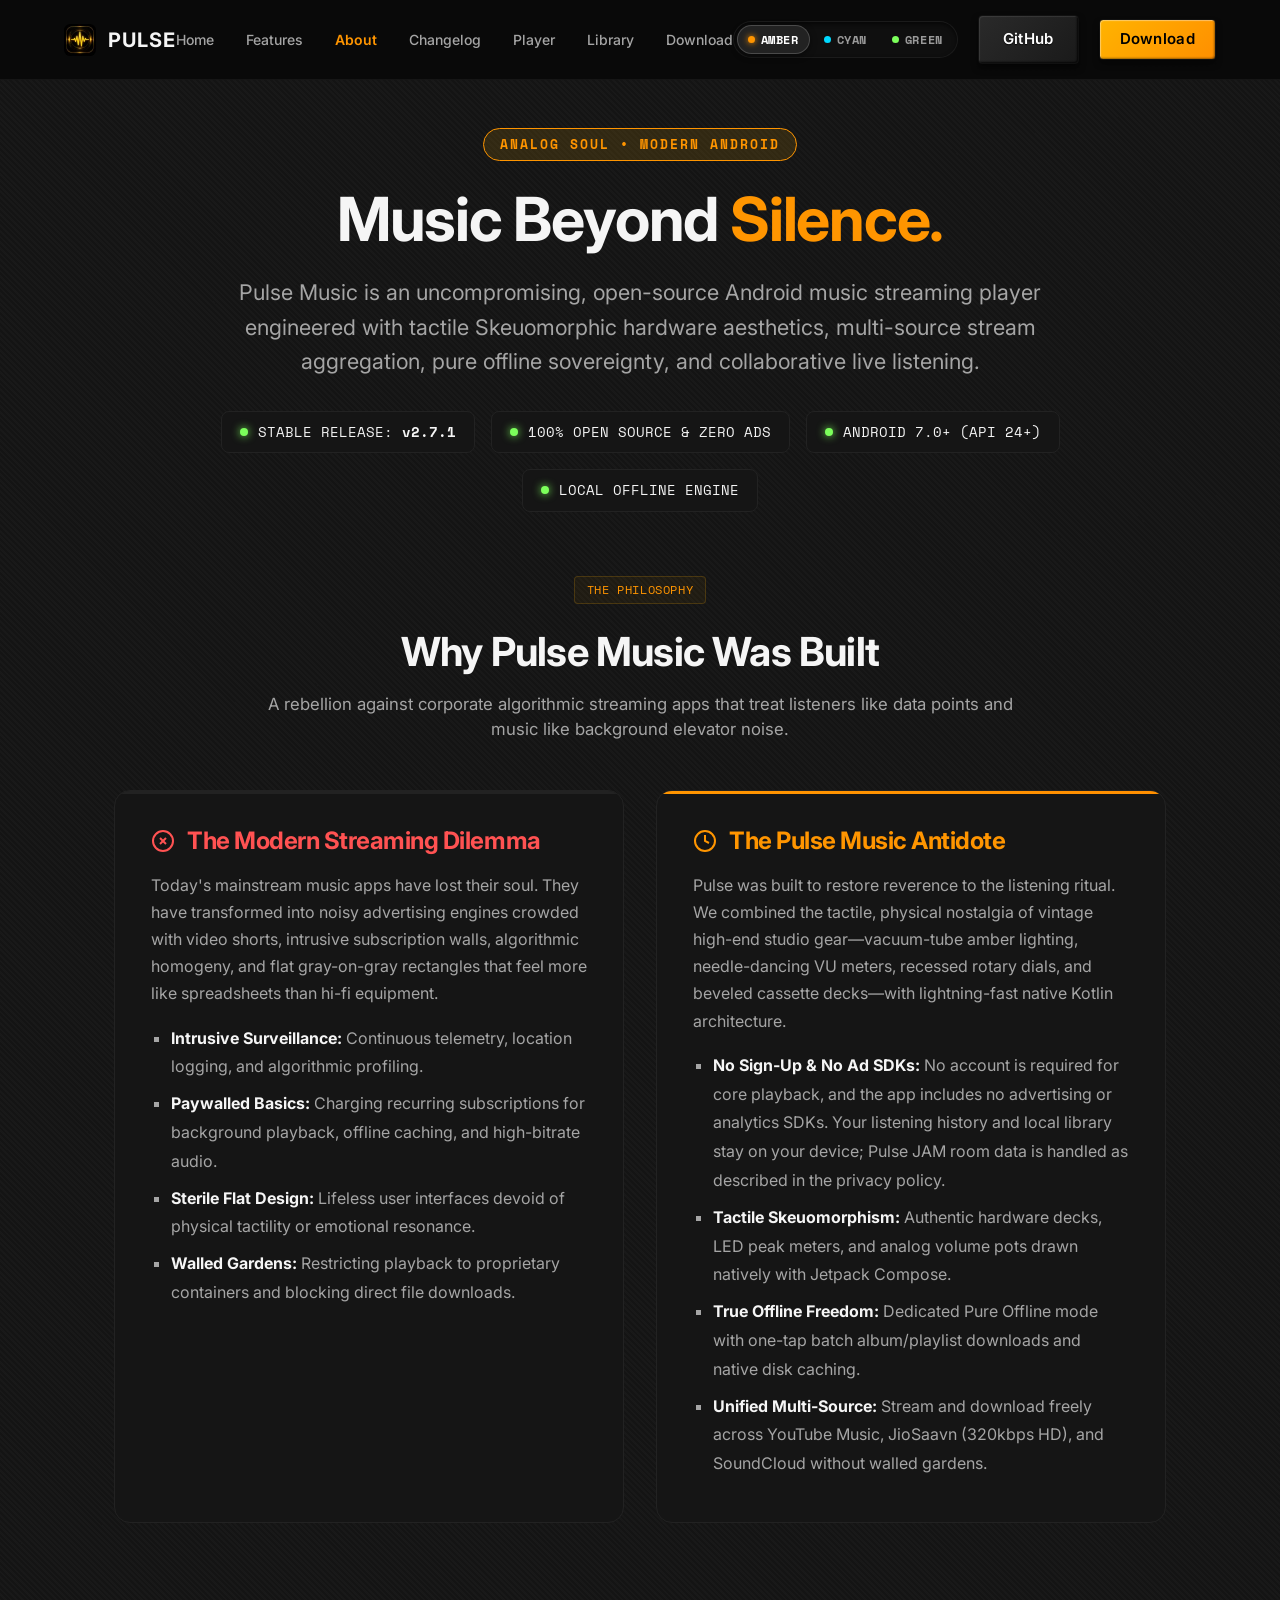
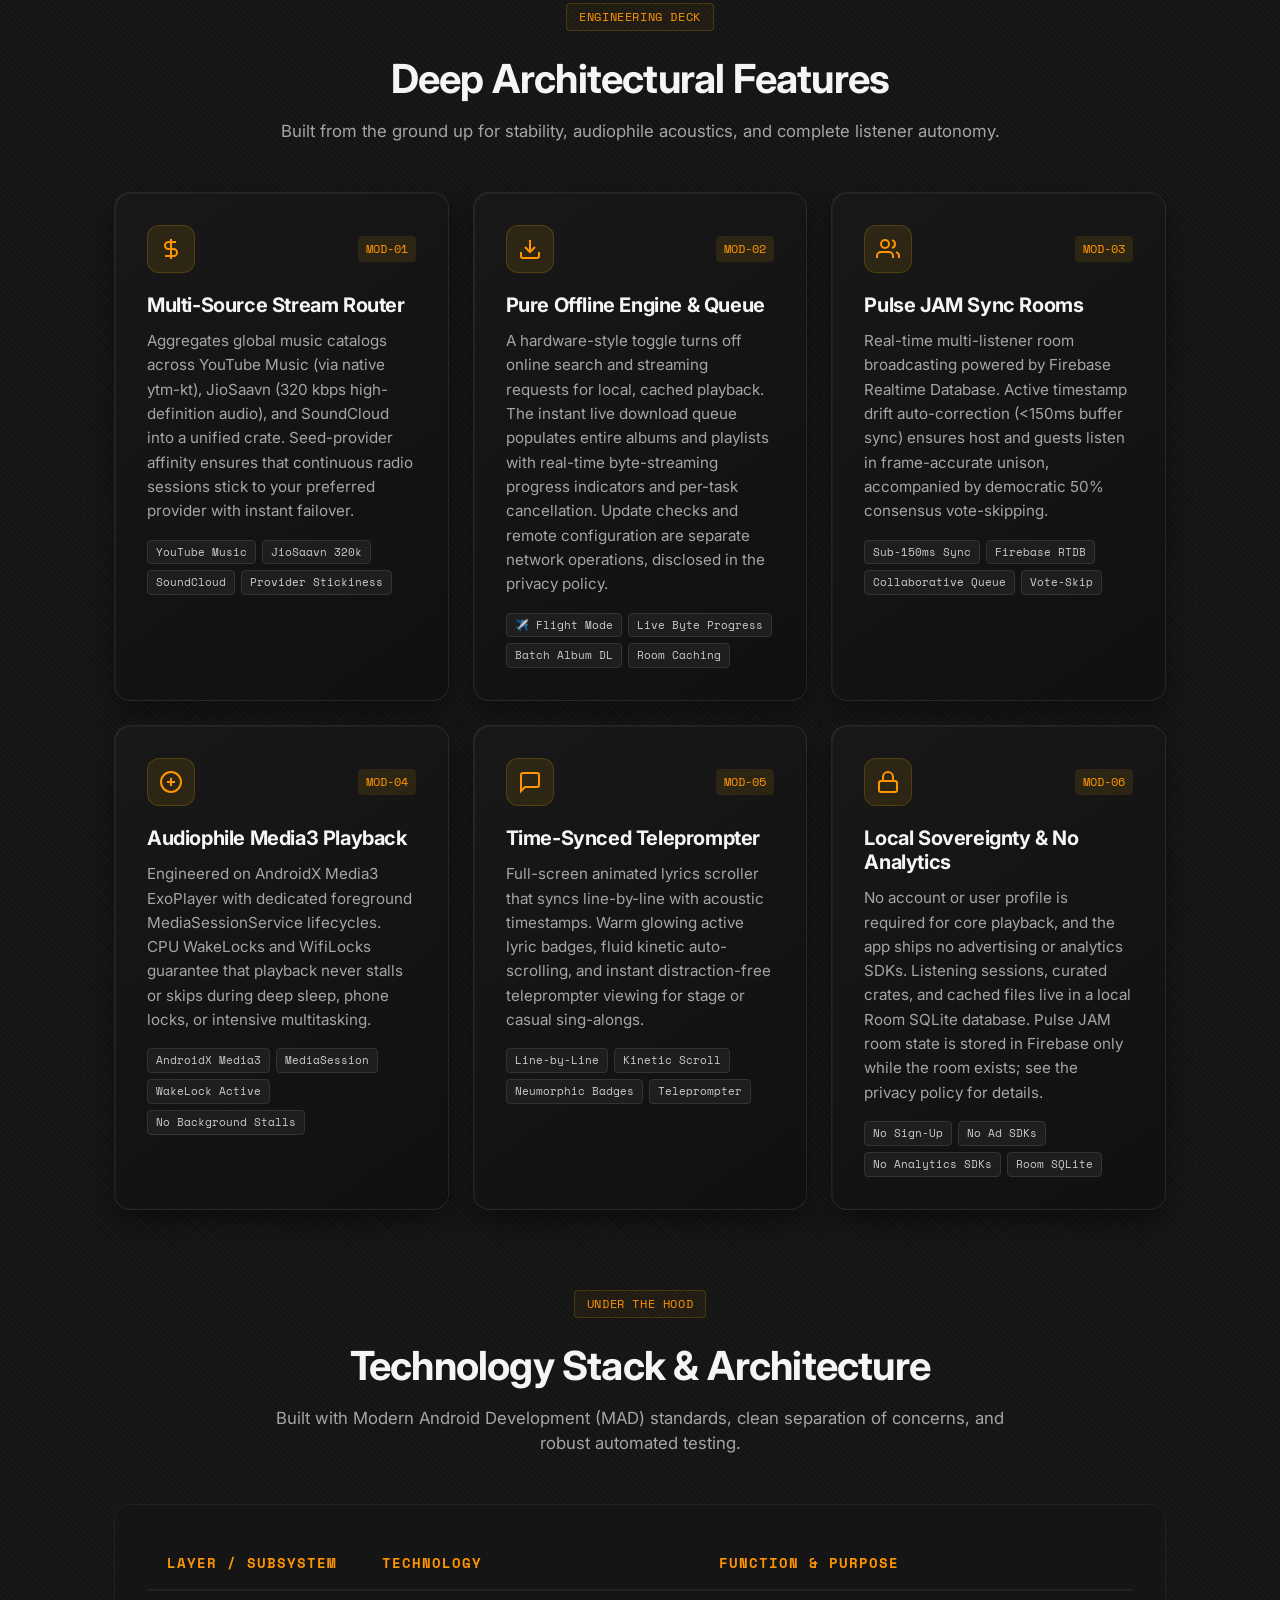
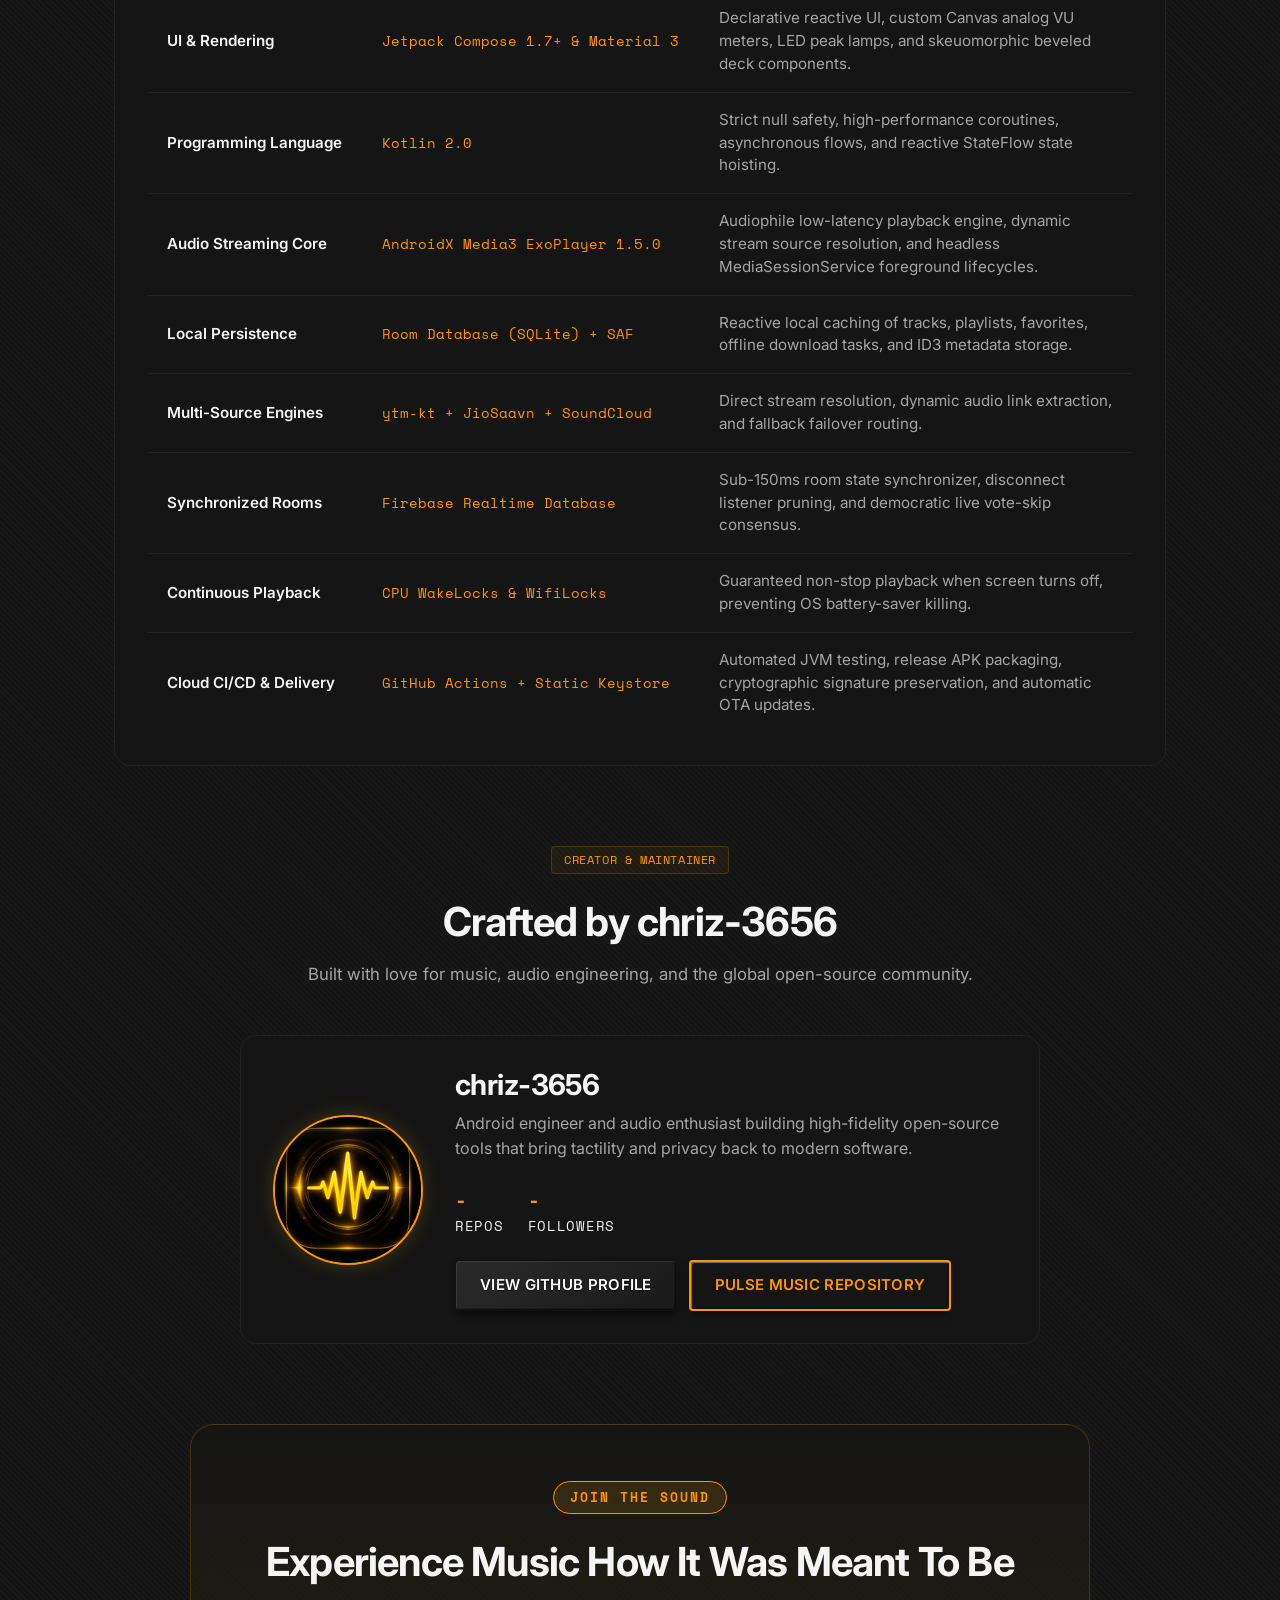
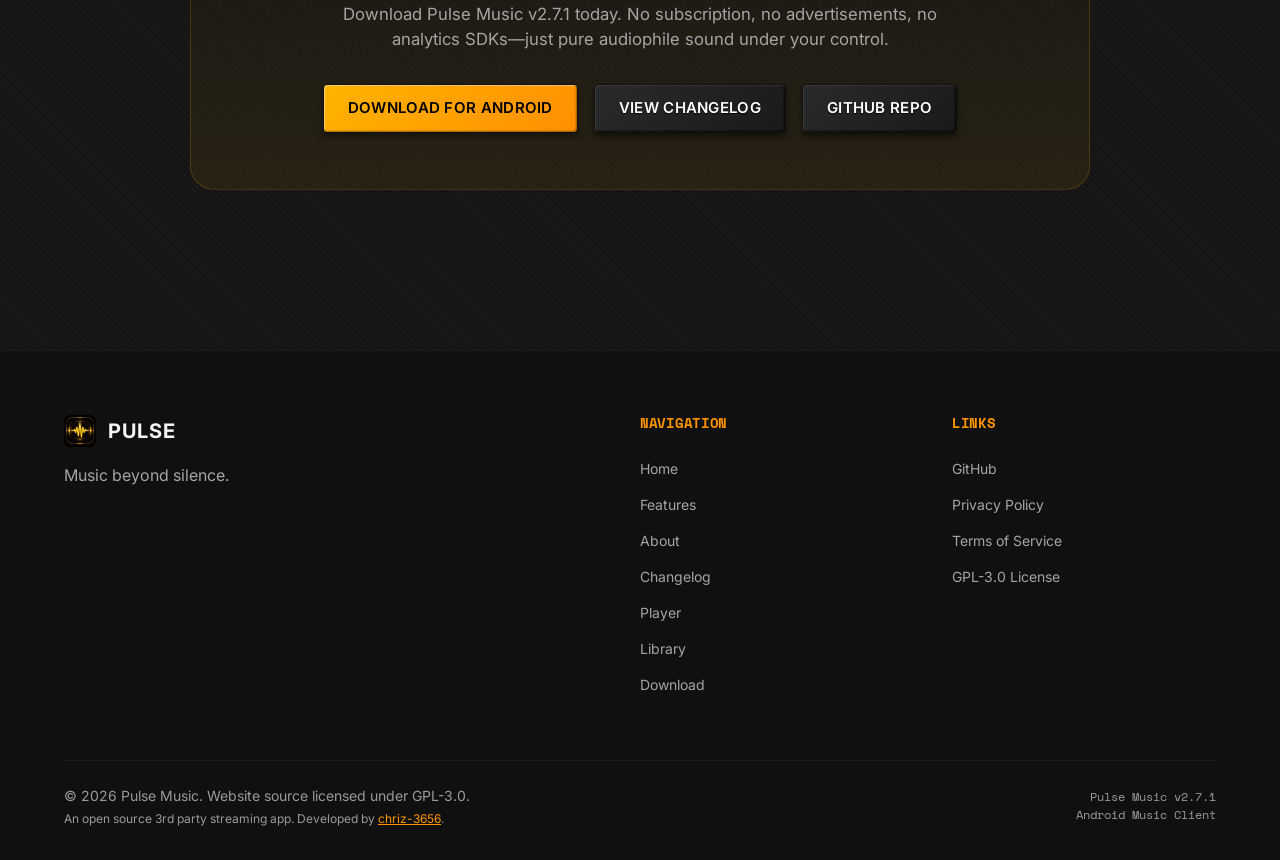
<file: about/index.html>
<!DOCTYPE html>
<html lang="en">
<head>
  <meta charset="UTF-8">
  <meta name="viewport" content="width=device-width, initial-scale=1.0, maximum-scale=5.0">
  <title>About Pulse Music — Philosophy, Architecture & Hardware Aesthetic</title>
  <meta name="description" content="Discover Pulse Music: an open-source Android music player with analog skeuomorphic design, multi-source streaming, offline downloads, and Pulse JAM live rooms.">
  <meta name="theme-color" content="#080808">
  <meta name="robots" content="index, follow">
  <link rel="canonical" href="https://pulseapp-music.vercel.app/about/">

  <!-- Open Graph / Twitter -->
  <meta property="og:title" content="About Pulse Music — Philosophy, Architecture & Hardware Aesthetic">
  <meta property="og:description" content="The philosophy and engineering behind Pulse Music: tactile skeuomorphic design, multi-source streaming, offline playback, and Pulse JAM live rooms.">
  <meta property="og:type" content="website">
  <meta property="og:url" content="https://pulseapp-music.vercel.app/about/">
  <meta property="og:image" content="https://pulseapp-music.vercel.app/assets/og-image.png">
  <meta property="og:image:width" content="1200">
  <meta property="og:image:height" content="630">
  <meta property="og:image:alt" content="Pulse Music — Music beyond silence.">
  <meta property="og:site_name" content="Pulse Music">
  <meta name="twitter:card" content="summary_large_image">
  <meta name="twitter:title" content="About Pulse Music — Philosophy, Architecture & Hardware Aesthetic">
  <meta name="twitter:description" content="The philosophy and engineering behind Pulse Music: tactile skeuomorphic design, multi-source streaming, offline playback, and Pulse JAM live rooms.">
  <meta name="twitter:image" content="https://pulseapp-music.vercel.app/assets/og-image.png">
  <meta name="twitter:image:alt" content="Pulse Music — Music beyond silence.">

  <link rel="preconnect" href="https://fonts.googleapis.com">
  <link rel="preconnect" href="https://fonts.gstatic.com" crossorigin>
  <link href="https://fonts.googleapis.com/css2?family=Inter:wght@400;500;600;700&family=Space+Mono:wght@400;700&display=swap" rel="stylesheet">

  <link rel="stylesheet" href="../css/style.css">

  <link rel="icon" type="image/svg+xml" href="data:image/svg+xml,<svg xmlns='http://www.w3.org/2000/svg' viewBox='0 0 100 100'><rect width='100' height='100' rx='20' fill='%23FFB300'/><path d='M20 50h15l10-25 15 50 10-25h10' stroke='%23080808' stroke-width='8' fill='none' stroke-linecap='round' stroke-linejoin='round'/></svg>">
  <link rel="apple-touch-icon" href="../assets/app_icon-192.png">

  <script>document.documentElement.classList.add('js');</script>

  <script type="application/ld+json">
  {
    "@context": "https://schema.org",
    "@type": "SoftwareApplication",
    "name": "Pulse Music",
    "description": "Open-source Android music player with multi-source streaming, offline playback, and Pulse JAM synchronized listening rooms.",
    "applicationCategory": "MultimediaApplication",
    "operatingSystem": "Android",
    "softwareVersion": "2.7.1",
    "offers": { "@type": "Offer", "price": "0", "priceCurrency": "USD" },
    "downloadUrl": "https://github.com/chriz-3656/Pulse-Music/releases/latest",
    "url": "https://pulseapp-music.vercel.app/"
  }
  </script>

  <style>
    .about-page {
      padding-top: calc(var(--nav-height) + 48px);
      padding-bottom: 80px;
    }
    .about-hero {
      text-align: center;
      max-width: 900px;
      margin: 0 auto 64px auto;
      padding: 0 24px;
    }
    .about-badge {
      display: inline-block;
      background: rgba(255, 179, 0, 0.12);
      border: 1px solid var(--amber);
      color: var(--amber);
      padding: 6px 16px;
      border-radius: var(--radius-full);
      font-size: 0.8rem;
      letter-spacing: 2px;
      font-family: var(--font-mono);
      font-weight: 700;
      margin-bottom: 24px;
    }
    .about-title {
      font-size: clamp(2.4rem, 5vw, 3.8rem);
      margin-bottom: 20px;
      line-height: 1.15;
    }
    .about-lead {
      font-size: clamp(1.1rem, 2vw, 1.35rem);
      color: var(--text-secondary);
      line-height: 1.6;
      margin-bottom: 32px;
    }
    
    .specs-ribbon {
      display: flex;
      flex-wrap: wrap;
      justify-content: center;
      gap: 16px;
      margin-top: 32px;
    }
    .spec-pill {
      background: var(--surface);
      border: 1px solid var(--surface-light);
      padding: 10px 18px;
      border-radius: 8px;
      font-family: var(--font-mono);
      font-size: 0.85rem;
      display: flex;
      align-items: center;
      gap: 10px;
    }
    .spec-dot {
      width: 8px;
      height: 8px;
      border-radius: 50%;
      background: var(--vu-green);
      box-shadow: 0 0 8px var(--vu-green);
    }

    .about-section {
      max-width: 1100px;
      margin: 0 auto 80px auto;
      padding: 0 24px;
    }
    .section-intro {
      text-align: center;
      max-width: 750px;
      margin: 0 auto 48px auto;
    }
    .section-intro h2 {
      font-size: clamp(1.8rem, 3.5vw, 2.5rem);
      margin-bottom: 16px;
    }
    .section-intro p {
      color: var(--text-secondary);
      font-size: 1.05rem;
    }

    /* Philosophy Split Grid */
    .philosophy-grid {
      display: grid;
      grid-template-columns: 1fr 1fr;
      gap: 32px;
      align-items: stretch;
    }
    .phil-card {
      background: var(--surface);
      border: 1px solid var(--surface-light);
      border-radius: 16px;
      padding: 36px;
      display: flex;
      flex-direction: column;
      position: relative;
      overflow: hidden;
    }
    .phil-card::before {
      content: '';
      position: absolute;
      top: 0;
      left: 0;
      right: 0;
      height: 3px;
      background: var(--surface-light);
    }
    .phil-card.highlight::before {
      background: linear-gradient(90deg, var(--amber), #FF8F00);
    }
    .phil-card h3 {
      font-size: 1.5rem;
      margin-bottom: 16px;
      display: flex;
      align-items: center;
      gap: 12px;
    }
    .phil-card p {
      color: var(--text-secondary);
      line-height: 1.7;
      margin-bottom: 16px;
      font-size: 1rem;
    }
    .phil-card ul {
      color: var(--text-secondary);
      line-height: 1.8;
      padding-left: 20px;
    }
    .phil-card li {
      margin-bottom: 8px;
      list-style-type: square;
    }
    .phil-card li strong {
      color: var(--text);
    }

    /* Deck Feature Cards */
    .deck-grid {
      display: grid;
      grid-template-columns: repeat(auto-fit, minmax(320px, 1fr));
      gap: 24px;
    }
    .deck-card {
      background: linear-gradient(145deg, #181818 0%, #101010 100%);
      border: 1px solid rgba(255, 255, 255, 0.08);
      border-radius: 16px;
      padding: 32px;
      box-shadow: inset 1px 1px 1px rgba(255, 255, 255, 0.05), 0 12px 24px rgba(0, 0, 0, 0.4);
      transition: transform var(--transition-normal), border-color var(--transition-normal);
    }
    .deck-card:hover {
      transform: translateY(-4px);
      border-color: rgba(255, 179, 0, 0.4);
    }
    .deck-header {
      display: flex;
      align-items: center;
      justify-content: space-between;
      margin-bottom: 20px;
    }
    .deck-icon-wrap {
      width: 48px;
      height: 48px;
      border-radius: 12px;
      background: rgba(255, 179, 0, 0.1);
      border: 1px solid var(--border);
      display: flex;
      align-items: center;
      justify-content: center;
      color: var(--amber);
    }
    .deck-code {
      font-family: var(--font-mono);
      font-size: 0.75rem;
      color: var(--amber);
      background: rgba(255, 179, 0, 0.1);
      padding: 4px 8px;
      border-radius: 4px;
    }
    .deck-card h4 {
      font-size: 1.25rem;
      margin-bottom: 12px;
      color: var(--text);
    }
    .deck-card p {
      color: var(--text-secondary);
      line-height: 1.6;
      font-size: 0.95rem;
      margin-bottom: 16px;
    }
    .deck-tags {
      display: flex;
      flex-wrap: wrap;
      gap: 6px;
    }
    .deck-tag {
      font-family: var(--font-mono);
      font-size: 0.7rem;
      background: #1e1e1e;
      color: #ccc;
      padding: 3px 8px;
      border-radius: 4px;
      border: 1px solid #333;
    }

    /* Architecture Table Card */
    .tech-table-card {
      background: var(--surface);
      border: 1px solid var(--surface-light);
      border-radius: 16px;
      padding: 32px;
      overflow-x: auto;
    }
    .tech-table {
      width: 100%;
      border-collapse: collapse;
      text-align: left;
    }
    .tech-table th {
      font-family: var(--font-mono);
      font-size: 0.85rem;
      color: var(--amber);
      padding: 16px 20px;
      border-bottom: 2px solid var(--surface-light);
      letter-spacing: 1px;
    }
    .tech-table td {
      padding: 16px 20px;
      border-bottom: 1px solid var(--surface-light);
      font-size: 0.95rem;
    }
    .tech-table tr:last-child td {
      border-bottom: none;
    }
    .tech-table td.col-component {
      font-weight: 600;
      color: var(--text);
      white-space: nowrap;
    }
    .tech-table td.col-tech {
      font-family: var(--font-mono);
      color: var(--amber);
      font-size: 0.85rem;
      white-space: nowrap;
    }
    .tech-table td.col-role {
      color: var(--text-secondary);
    }

    /* CTA Section */
    .about-cta {
      background: linear-gradient(180deg, var(--surface) 0%, rgba(255, 179, 0, 0.08) 100%);
      border: 1px solid var(--border);
      border-radius: 24px;
      padding: 56px 32px;
      text-align: center;
      max-width: 900px;
      margin: 0 auto;
    }
    .about-cta h3 {
      font-size: clamp(1.8rem, 3.5vw, 2.5rem);
      margin-bottom: 16px;
    }
    .about-cta p {
      color: var(--text-secondary);
      max-width: 600px;
      margin: 0 auto 32px auto;
      font-size: 1.05rem;
    }
    .about-cta-btns {
      display: flex;
      justify-content: center;
      gap: 16px;
      flex-wrap: wrap;
    }

    @media (max-width: 768px) {
      .philosophy-grid {
        grid-template-columns: 1fr;
      }
      .about-cta-btns {
        flex-direction: column;
      }
      .specs-ribbon {
        flex-direction: column;
        align-items: stretch;
      }
      .spec-pill {
        justify-content: center;
      }
    }
  </style>
</head>
<body>

  <a class="skip-link" href="#main-content">Skip to content</a>

  <!-- Navigation -->
  <header>
    <div class="container nav-container">
      <a href="../" class="logo-link" aria-label="Pulse Music home">
        <picture>
          <source type="image/webp" srcset="../assets/app_icon-64.webp 64w, ../assets/app_icon-192.webp 192w" sizes="32px">
          <img src="../assets/app_icon-64.png" alt="" class="logo-icon" width="32" height="32" decoding="async" style="border-radius: 20%; object-fit: cover;">
        </picture>
        PULSE
      </a>
      
      <nav class="nav-links">
        <a href="../">Home</a>
        <a href="../#features">Features</a>
        <a href="../about/" aria-current="page" style="color: var(--amber); font-weight: 600;">About</a>
        <a href="../changelog/">Changelog</a>
        <a href="../#player">Player</a>
        <a href="../#library">Library</a>
        <a href="../#download">Download</a>
      </nav>
      
      <div class="nav-actions">
        <div class="deck-selector" aria-label="Deck Colorway Switcher">
          <button class="deck-chip active" data-theme="amber" title="Obsidian Amber (Classic)">
            <span class="chip-led" style="background:#FF9500; box-shadow:0 0 6px #FF9500;"></span>
            <span class="mono">AMBER</span>
          </button>
          <button class="deck-chip" data-theme="cyan" title="Pioneer Ice Blue">
            <span class="chip-led" style="background:#00D9FF;"></span>
            <span class="mono">CYAN</span>
          </button>
          <button class="deck-chip" data-theme="green" title="Studio VU Green">
            <span class="chip-led" style="background:#7CFF5B;"></span>
            <span class="mono">GREEN</span>
          </button>
        </div>
        <a href="https://github.com/chriz-3656/Pulse-Music" class="btn btn-secondary" id="nav-github-btn">GitHub</a>
        <a href="../#download" class="btn btn-primary btn-download">Download</a>
      </div>
      
      <button class="hamburger" type="button" aria-label="Toggle menu" aria-expanded="false" aria-controls="mobile-nav">
        <span></span>
        <span></span>
        <span></span>
      </button>
    </div>
  </header>

  <!-- Mobile Nav -->
  <nav class="mobile-nav" id="mobile-nav" aria-label="Mobile navigation" aria-hidden="true" inert>
    <div style="padding: 16px 24px; border-bottom: 1px solid var(--border-subtle);">
      <div class="deck-selector" style="width: 100%; justify-content: space-around;">
        <button class="deck-chip active" data-theme="amber">
          <span class="chip-led" style="background:#FF9500;"></span> AMBER
        </button>
        <button class="deck-chip" data-theme="cyan">
          <span class="chip-led" style="background:#00D9FF;"></span> CYAN
        </button>
        <button class="deck-chip" data-theme="green">
          <span class="chip-led" style="background:#7CFF5B;"></span> GREEN
        </button>
      </div>
    </div>
    <a href="../" class="mobile-link">Home</a>
    <a href="../#features" class="mobile-link">Features</a>
    <a href="../about/" class="mobile-link" aria-current="page" style="color: var(--amber); font-weight: 700;">About</a>
    <a href="../changelog/" class="mobile-link">Changelog</a>
    <a href="../#player" class="mobile-link">Player</a>
    <a href="../#library" class="mobile-link">Library</a>
    <a href="https://github.com/chriz-3656/Pulse-Music" class="mobile-link btn btn-secondary" id="mobile-github-btn">GitHub</a>
  </nav>

  <main class="about-page" id="main-content">
    
    <!-- Hero Header -->
    <section class="about-hero reveal">
      <span class="about-badge">ANALOG SOUL • MODERN ANDROID</span>
      <h1 class="about-title">Music Beyond <span class="text-amber">Silence.</span></h1>
      <p class="about-lead">
        Pulse Music is an uncompromising, open-source Android music streaming player engineered with tactile Skeuomorphic hardware aesthetics, multi-source stream aggregation, pure offline sovereignty, and collaborative live listening.
      </p>

      <div class="specs-ribbon">
        <div class="spec-pill">
          <span class="spec-dot"></span>
          <span>STABLE RELEASE: <strong>v2.7.1</strong></span>
        </div>
        <div class="spec-pill">
          <span class="spec-dot"></span>
          <span>100% OPEN SOURCE & ZERO ADS</span>
        </div>
        <div class="spec-pill">
          <span class="spec-dot"></span>
          <span>ANDROID 7.0+ (API 24+)</span>
        </div>
        <div class="spec-pill">
          <span class="spec-dot"></span>
          <span>LOCAL OFFLINE ENGINE</span>
        </div>
      </div>
    </section>

    <!-- The Genesis & Philosophy -->
    <section class="about-section reveal">
      <div class="section-intro">
        <span class="tech-label mono">THE PHILOSOPHY</span>
        <h2>Why Pulse Music Was Built</h2>
        <p>A rebellion against corporate algorithmic streaming apps that treat listeners like data points and music like background elevator noise.</p>
      </div>

      <div class="philosophy-grid">
        <div class="phil-card">
          <h3 style="color: #FF5252;">
            <svg width="24" height="24" viewBox="0 0 24 24" fill="none" stroke="currentColor" stroke-width="2"><circle cx="12" cy="12" r="10"/><line x1="15" y1="9" x2="9" y2="15"/><line x1="9" y1="9" x2="15" y2="15"/></svg>
            The Modern Streaming Dilemma
          </h3>
          <p>
            Today's mainstream music apps have lost their soul. They have transformed into noisy advertising engines crowded with video shorts, intrusive subscription walls, algorithmic homogeny, and flat gray-on-gray rectangles that feel more like spreadsheets than hi-fi equipment.
          </p>
          <ul>
            <li><strong>Intrusive Surveillance:</strong> Continuous telemetry, location logging, and algorithmic profiling.</li>
            <li><strong>Paywalled Basics:</strong> Charging recurring subscriptions for background playback, offline caching, and high-bitrate audio.</li>
            <li><strong>Sterile Flat Design:</strong> Lifeless user interfaces devoid of physical tactility or emotional resonance.</li>
            <li><strong>Walled Gardens:</strong> Restricting playback to proprietary containers and blocking direct file downloads.</li>
          </ul>
        </div>

        <div class="phil-card highlight">
          <h3 class="text-amber">
            <svg width="24" height="24" viewBox="0 0 24 24" fill="none" stroke="currentColor" stroke-width="2"><circle cx="12" cy="12" r="10"/><polyline points="12 6 12 12 16 14"/></svg>
            The Pulse Music Antidote
          </h3>
          <p>
            Pulse was built to restore reverence to the listening ritual. We combined the tactile, physical nostalgia of vintage high-end studio gear—vacuum-tube amber lighting, needle-dancing VU meters, recessed rotary dials, and beveled cassette decks—with lightning-fast native Kotlin architecture.
          </p>
          <ul>
            <li><strong>No Sign-Up & No Ad SDKs:</strong> No account is required for core playback, and the app includes no advertising or analytics SDKs. Your listening history and local library stay on your device; Pulse JAM room data is handled as described in the privacy policy.</li>
            <li><strong>Tactile Skeuomorphism:</strong> Authentic hardware decks, LED peak meters, and analog volume pots drawn natively with Jetpack Compose.</li>
            <li><strong>True Offline Freedom:</strong> Dedicated Pure Offline mode with one-tap batch album/playlist downloads and native disk caching.</li>
            <li><strong>Unified Multi-Source:</strong> Stream and download freely across YouTube Music, JioSaavn (320kbps HD), and SoundCloud without walled gardens.</li>
          </ul>
        </div>
      </div>
    </section>

    <!-- Core Architecture Deck -->
    <section class="about-section reveal">
      <div class="section-intro">
        <span class="tech-label mono">ENGINEERING DECK</span>
        <h2>Deep Architectural Features</h2>
        <p>Built from the ground up for stability, audiophile acoustics, and complete listener autonomy.</p>
      </div>

      <div class="deck-grid">
        <!-- Feature 1 -->
        <div class="deck-card">
          <div class="deck-header">
            <div class="deck-icon-wrap">
              <svg width="24" height="24" viewBox="0 0 24 24" fill="none" stroke="currentColor" stroke-width="2"><path d="M12 2v20M17 5H9.5a3.5 3.5 0 0 0 0 7h5a3.5 3.5 0 0 1 0 7H6"/></svg>
            </div>
            <span class="deck-code">MOD-01</span>
          </div>
          <h4>Multi-Source Stream Router</h4>
          <p>
            Aggregates global music catalogs across YouTube Music (via native ytm-kt), JioSaavn (320 kbps high-definition audio), and SoundCloud into a unified crate. Seed-provider affinity ensures that continuous radio sessions stick to your preferred provider with instant failover.
          </p>
          <div class="deck-tags">
            <span class="deck-tag">YouTube Music</span>
            <span class="deck-tag">JioSaavn 320k</span>
            <span class="deck-tag">SoundCloud</span>
            <span class="deck-tag">Provider Stickiness</span>
          </div>
        </div>

        <!-- Feature 2 -->
        <div class="deck-card">
          <div class="deck-header">
            <div class="deck-icon-wrap">
              <svg width="24" height="24" viewBox="0 0 24 24" fill="none" stroke="currentColor" stroke-width="2"><path d="M21 15v4a2 2 0 0 1-2 2H5a2 2 0 0 1-2-2v-4M7 10l5 5 5-5M12 15V3"/></svg>
            </div>
            <span class="deck-code">MOD-02</span>
          </div>
          <h4>Pure Offline Engine & Queue</h4>
          <p>
            A hardware-style toggle turns off online search and streaming requests for local, cached playback. The instant live download queue populates entire albums and playlists with real-time byte-streaming progress indicators and per-task cancellation. Update checks and remote configuration are separate network operations, disclosed in the privacy policy.
          </p>
          <div class="deck-tags">
            <span class="deck-tag">✈️ Flight Mode</span>
            <span class="deck-tag">Live Byte Progress</span>
            <span class="deck-tag">Batch Album DL</span>
            <span class="deck-tag">Room Caching</span>
          </div>
        </div>

        <!-- Feature 3 -->
        <div class="deck-card">
          <div class="deck-header">
            <div class="deck-icon-wrap">
              <svg width="24" height="24" viewBox="0 0 24 24" fill="none" stroke="currentColor" stroke-width="2"><path d="M17 21v-2a4 4 0 0 0-4-4H5a4 4 0 0 0-4 4v2"/><circle cx="9" cy="7" r="4"/><path d="M23 21v-2a4 4 0 0 0-3-3.87"/><path d="M16 3.13a4 4 0 0 1 0 7.75"/></svg>
            </div>
            <span class="deck-code">MOD-03</span>
          </div>
          <h4>Pulse JAM Sync Rooms</h4>
          <p>
            Real-time multi-listener room broadcasting powered by Firebase Realtime Database. Active timestamp drift auto-correction (&lt;150ms buffer sync) ensures host and guests listen in frame-accurate unison, accompanied by democratic 50% consensus vote-skipping.
          </p>
          <div class="deck-tags">
            <span class="deck-tag">Sub-150ms Sync</span>
            <span class="deck-tag">Firebase RTDB</span>
            <span class="deck-tag">Collaborative Queue</span>
            <span class="deck-tag">Vote-Skip</span>
          </div>
        </div>

        <!-- Feature 4 -->
        <div class="deck-card">
          <div class="deck-header">
            <div class="deck-icon-wrap">
              <svg width="24" height="24" viewBox="0 0 24 24" fill="none" stroke="currentColor" stroke-width="2"><circle cx="12" cy="12" r="10"/><path d="M8 12h8"/><path d="M12 8v8"/></svg>
            </div>
            <span class="deck-code">MOD-04</span>
          </div>
          <h4>Audiophile Media3 Playback</h4>
          <p>
            Engineered on AndroidX Media3 ExoPlayer with dedicated foreground MediaSessionService lifecycles. CPU WakeLocks and WifiLocks guarantee that playback never stalls or skips during deep sleep, phone locks, or intensive multitasking.
          </p>
          <div class="deck-tags">
            <span class="deck-tag">AndroidX Media3</span>
            <span class="deck-tag">MediaSession</span>
            <span class="deck-tag">WakeLock Active</span>
            <span class="deck-tag">No Background Stalls</span>
          </div>
        </div>

        <!-- Feature 5 -->
        <div class="deck-card">
          <div class="deck-header">
            <div class="deck-icon-wrap">
              <svg width="24" height="24" viewBox="0 0 24 24" fill="none" stroke="currentColor" stroke-width="2"><path d="M21 15a2 2 0 0 1-2 2H7l-4 4V5a2 2 0 0 1 2-2h14a2 2 0 0 1 2 2z"/></svg>
            </div>
            <span class="deck-code">MOD-05</span>
          </div>
          <h4>Time-Synced Teleprompter</h4>
          <p>
            Full-screen animated lyrics scroller that syncs line-by-line with acoustic timestamps. Warm glowing active lyric badges, fluid kinetic auto-scrolling, and instant distraction-free teleprompter viewing for stage or casual sing-alongs.
          </p>
          <div class="deck-tags">
            <span class="deck-tag">Line-by-Line</span>
            <span class="deck-tag">Kinetic Scroll</span>
            <span class="deck-tag">Neumorphic Badges</span>
            <span class="deck-tag">Teleprompter</span>
          </div>
        </div>

        <!-- Feature 6 -->
        <div class="deck-card">
          <div class="deck-header">
            <div class="deck-icon-wrap">
              <svg width="24" height="24" viewBox="0 0 24 24" fill="none" stroke="currentColor" stroke-width="2"><rect x="3" y="11" width="18" height="11" rx="2" ry="2"/><path d="M7 11V7a5 5 0 0 1 10 0v4"/></svg>
            </div>
            <span class="deck-code">MOD-06</span>
          </div>
          <h4>Local Sovereignty & No Analytics</h4>
          <p>
            No account or user profile is required for core playback, and the app ships no advertising or analytics SDKs. Listening sessions, curated crates, and cached files live in a local Room SQLite database. Pulse JAM room state is stored in Firebase only while the room exists; see the privacy policy for details.
          </p>
          <div class="deck-tags">
            <span class="deck-tag">No Sign-Up</span>
            <span class="deck-tag">No Ad SDKs</span>
            <span class="deck-tag">No Analytics SDKs</span>
            <span class="deck-tag">Room SQLite</span>
          </div>
        </div>
      </div>
    </section>

    <!-- Technical Specifications -->
    <section class="about-section reveal">
      <div class="section-intro">
        <span class="tech-label mono">UNDER THE HOOD</span>
        <h2>Technology Stack & Architecture</h2>
        <p>Built with Modern Android Development (MAD) standards, clean separation of concerns, and robust automated testing.</p>
      </div>

      <div class="tech-table-card">
        <table class="tech-table">
          <thead>
            <tr>
              <th>LAYER / SUBSYSTEM</th>
              <th>TECHNOLOGY</th>
              <th>FUNCTION & PURPOSE</th>
            </tr>
          </thead>
          <tbody>
            <tr>
              <td class="col-component">UI & Rendering</td>
              <td class="col-tech">Jetpack Compose 1.7+ & Material 3</td>
              <td class="col-role">Declarative reactive UI, custom Canvas analog VU meters, LED peak lamps, and skeuomorphic beveled deck components.</td>
            </tr>
            <tr>
              <td class="col-component">Programming Language</td>
              <td class="col-tech">Kotlin 2.0</td>
              <td class="col-role">Strict null safety, high-performance coroutines, asynchronous flows, and reactive StateFlow state hoisting.</td>
            </tr>
            <tr>
              <td class="col-component">Audio Streaming Core</td>
              <td class="col-tech">AndroidX Media3 ExoPlayer 1.5.0</td>
              <td class="col-role">Audiophile low-latency playback engine, dynamic stream source resolution, and headless MediaSessionService foreground lifecycles.</td>
            </tr>
            <tr>
              <td class="col-component">Local Persistence</td>
              <td class="col-tech">Room Database (SQLite) + SAF</td>
              <td class="col-role">Reactive local caching of tracks, playlists, favorites, offline download tasks, and ID3 metadata storage.</td>
            </tr>
            <tr>
              <td class="col-component">Multi-Source Engines</td>
              <td class="col-tech">ytm-kt + JioSaavn + SoundCloud</td>
              <td class="col-role">Direct stream resolution, dynamic audio link extraction, and fallback failover routing.</td>
            </tr>
            <tr>
              <td class="col-component">Synchronized Rooms</td>
              <td class="col-tech">Firebase Realtime Database</td>
              <td class="col-role">Sub-150ms room state synchronizer, disconnect listener pruning, and democratic live vote-skip consensus.</td>
            </tr>
            <tr>
              <td class="col-component">Continuous Playback</td>
              <td class="col-tech">CPU WakeLocks & WifiLocks</td>
              <td class="col-role">Guaranteed non-stop playback when screen turns off, preventing OS battery-saver killing.</td>
            </tr>
            <tr>
              <td class="col-component">Cloud CI/CD & Delivery</td>
              <td class="col-tech">GitHub Actions + Static Keystore</td>
              <td class="col-role">Automated JVM testing, release APK packaging, cryptographic signature preservation, and automatic OTA updates.</td>
            </tr>
          </tbody>
        </table>
      </div>
    </section>

    <!-- Developer & Community Section -->
    <section class="about-section reveal">
      <div class="section-intro">
        <span class="tech-label mono">CREATOR & MAINTAINER</span>
        <h2>Crafted by chriz-3656</h2>
        <p>Built with love for music, audio engineering, and the global open-source community.</p>
      </div>

      <div class="developer-card">
        <div class="dev-avatar-wrapper">
          <img id="dev-avatar" class="dev-avatar" src="../assets/app_icon-192.png" alt="Developer avatar for chriz-3656" width="150" height="150" loading="lazy" decoding="async">
        </div>
        <div class="dev-info">
          <h3 id="dev-name">chriz-3656</h3>
          <p id="dev-bio" class="dev-bio">Android engineer and audio enthusiast building high-fidelity open-source tools that bring tactility and privacy back to modern software.</p>
          <div class="dev-stats mono">
            <div class="dev-stat"><span id="dev-repos">-</span> Repos</div>
            <div class="dev-stat"><span id="dev-followers">-</span> Followers</div>
          </div>
          <div style="display: flex; gap: 12px; flex-wrap: wrap;">
            <a href="https://github.com/chriz-3656" target="_blank" rel="noopener noreferrer" class="btn btn-secondary">VIEW GITHUB PROFILE</a>
            <a href="https://github.com/chriz-3656/Pulse-Music" target="_blank" rel="noopener noreferrer" class="btn btn-primary" style="background: transparent !important; color: var(--amber) !important; border: 2px solid var(--amber) !important;">PULSE MUSIC REPOSITORY</a>
          </div>
        </div>
      </div>
    </section>

    <!-- Call to Action -->
    <section class="about-section reveal">
      <div class="about-cta">
        <span class="about-badge">JOIN THE SOUND</span>
        <h3>Experience Music How It Was Meant To Be</h3>
        <p>Download Pulse Music v2.7.1 today. No subscription, no advertisements, no analytics SDKs—just pure audiophile sound under your control.</p>
        <div class="about-cta-btns">
          <a href="../#download" class="btn btn-primary btn-download">DOWNLOAD FOR ANDROID</a>
          <a href="../changelog/" class="btn btn-secondary">VIEW CHANGELOG</a>
          <a href="https://github.com/chriz-3656/Pulse-Music" target="_blank" rel="noopener noreferrer" class="btn btn-secondary" id="bottom-github-btn">GITHUB REPO</a>
        </div>
      </div>
    </section>

  </main>

  <!-- Footer -->
  <footer>
    <div class="container">
      <div class="footer-grid">
        <div class="footer-brand">
          <a href="../" class="logo-link" aria-label="Pulse Music home">
            <picture>
              <source type="image/webp" srcset="../assets/app_icon-64.webp 64w, ../assets/app_icon-192.webp 192w" sizes="32px">
              <img src="../assets/app_icon-64.png" alt="" class="logo-icon" width="32" height="32" decoding="async" style="border-radius: 20%; object-fit: cover;">
            </picture>
            PULSE
          </a>
          <p>Music beyond silence.</p>
        </div>
        <div class="footer-links">
          <h5>NAVIGATION</h5>
          <ul>
            <li><a href="../">Home</a></li>
            <li><a href="../#features">Features</a></li>
            <li><a href="../about/">About</a></li>
            <li><a href="../changelog/">Changelog</a></li>
            <li><a href="../#player">Player</a></li>
            <li><a href="../#library">Library</a></li>
            <li><a href="../#download">Download</a></li>
          </ul>
        </div>
        <div class="footer-links">
          <h5>LINKS</h5>
          <ul>
            <li><a href="https://github.com/chriz-3656/Pulse-Music" id="footer-github-link">GitHub</a></li>
            <li><a href="../privacy/">Privacy Policy</a></li>
            <li><a href="../terms/">Terms of Service</a></li>
            <li><a href="../LICENSE.txt">GPL-3.0 License</a></li>
          </ul>
        </div>
      </div>
      
      <div class="footer-bottom">
        <div>
          &copy; <span id="current-year"></span> Pulse Music. Website source licensed under GPL-3.0.<br>
          <span style="color:var(--text-muted); font-size: 0.75rem; margin-top: 4px; display: inline-block;">
            An open source 3rd party streaming app. Developed by <a href="https://github.com/chriz-3656" target="_blank" rel="noopener noreferrer" style="color:var(--amber); text-decoration:underline;">chriz-3656</a>.
          </span>
        </div>
        <div class="footer-tech">
          Pulse Music <span class="app-version">v2.7.1</span><br>
          Android Music Client
        </div>
      </div>
    </div>
  </footer>

  <script src="../js/main.js"></script>
</body>
</html>
</file>
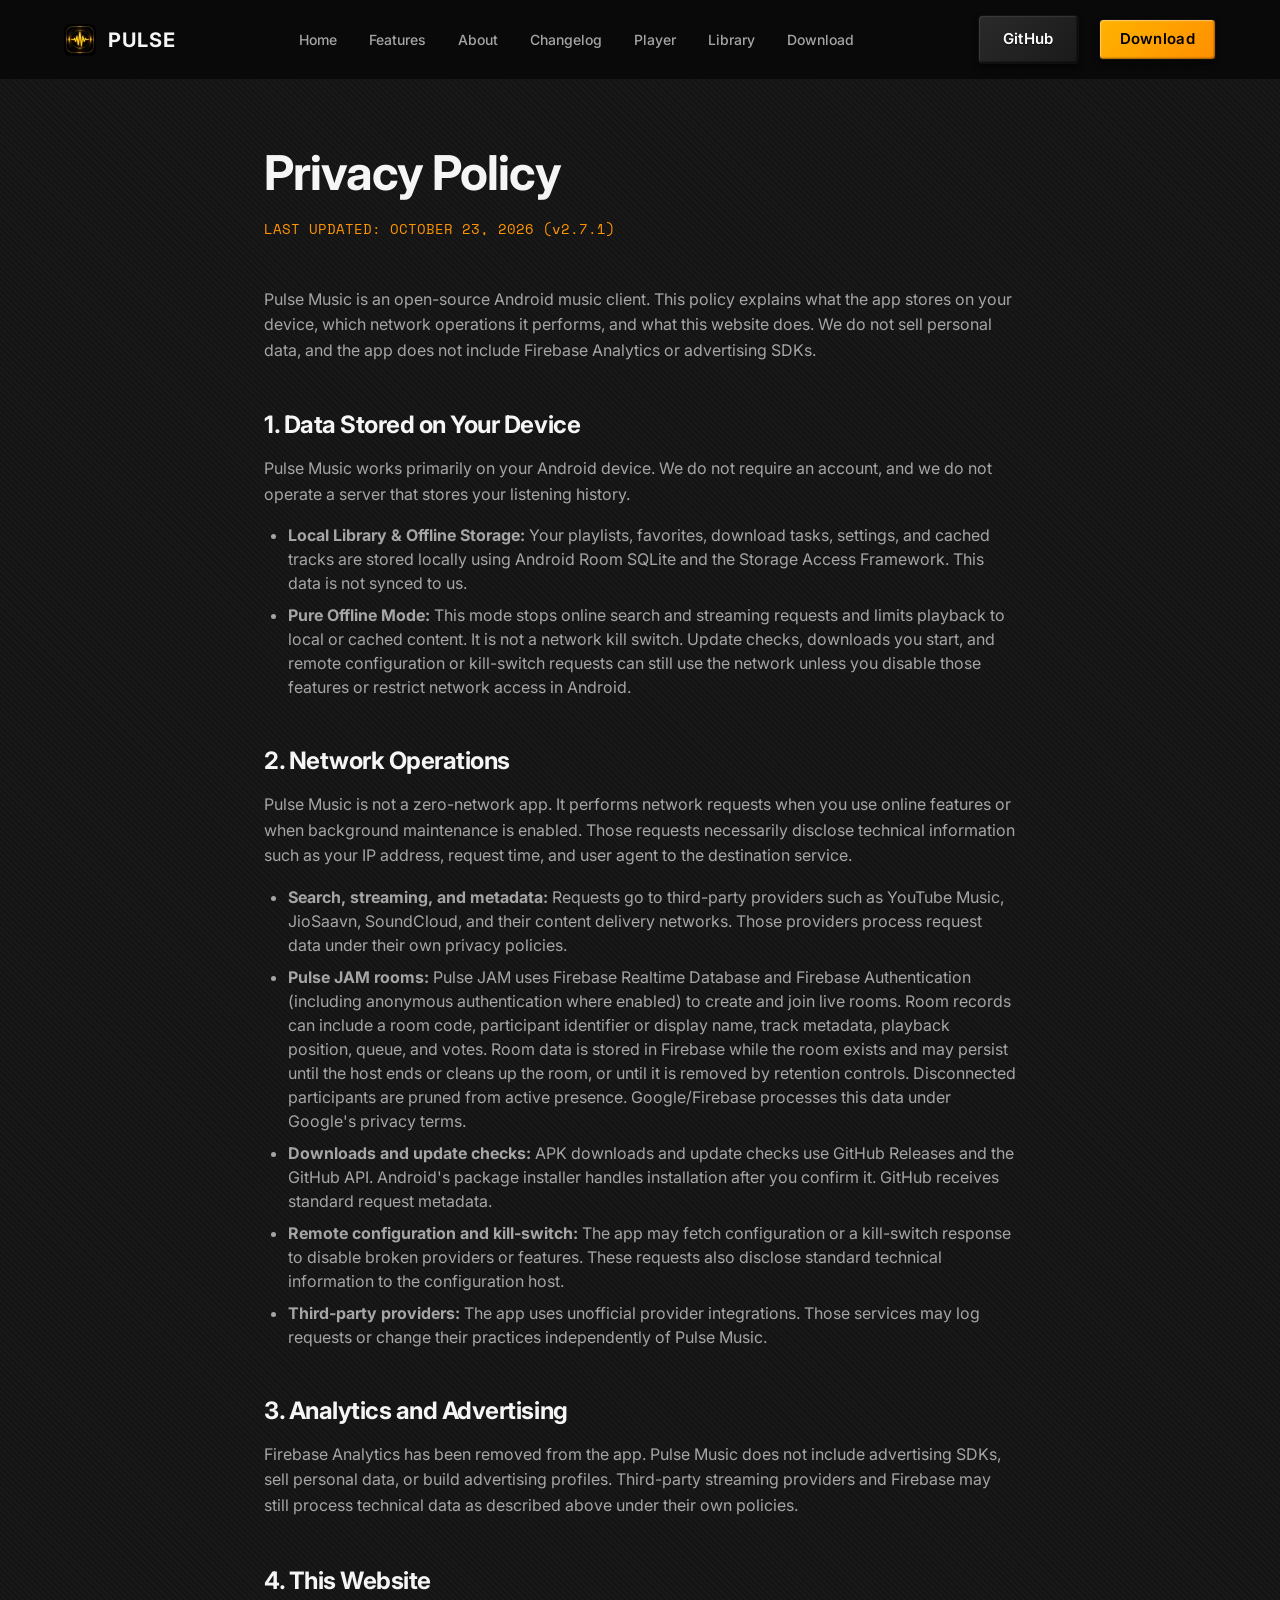
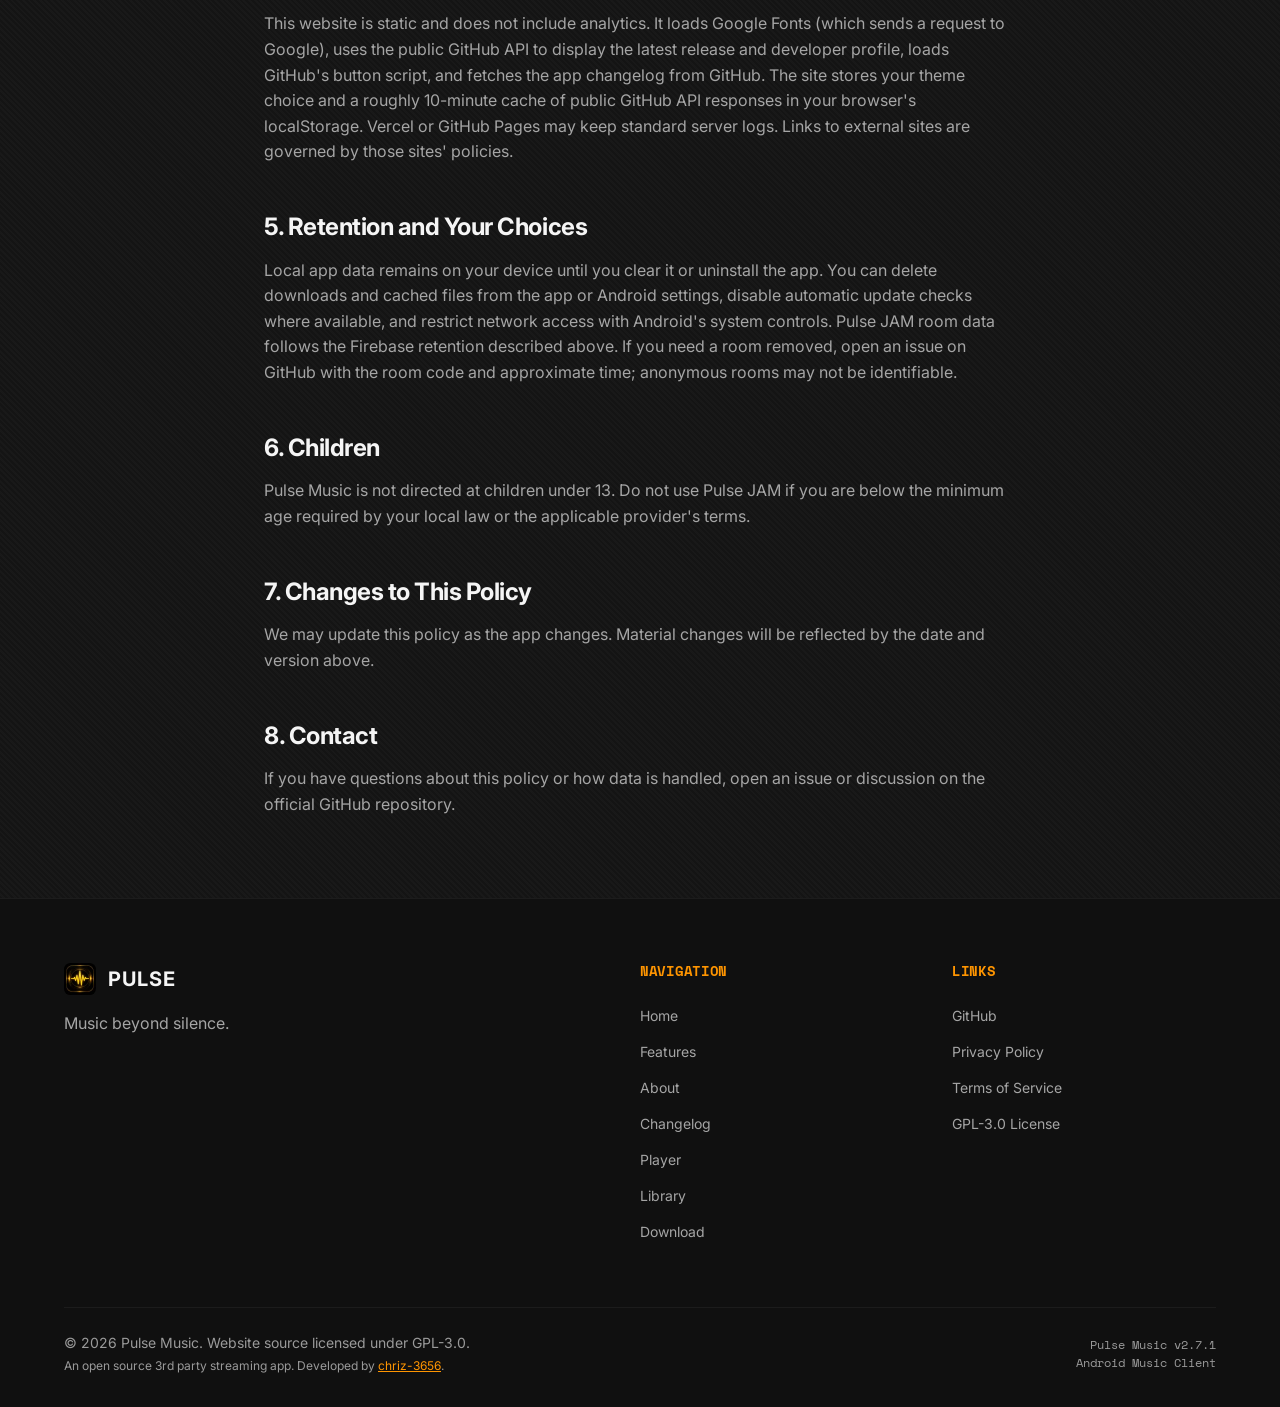
<file: privacy/index.html>
<!DOCTYPE html>
<html lang="en">
<head>
  <meta charset="UTF-8">
  <meta name="viewport" content="width=device-width, initial-scale=1.0, maximum-scale=5.0">
  <title>Privacy Policy — Pulse Music</title>
  <meta name="description" content="How Pulse Music handles data: local library storage, third-party streaming requests, Firebase-backed Pulse JAM rooms, update checks, and website privacy.">
  <meta name="theme-color" content="#080808">
  <meta name="google-site-verification" content="JyQ0RfcWv91lmKpfq5ZWkhb3wTgpCK6mlrlQBF23X3k" />
  <meta name="robots" content="index, follow">
  <link rel="canonical" href="https://pulseapp-music.vercel.app/privacy/">

  <!-- Open Graph / Twitter -->
  <meta property="og:title" content="Privacy Policy — Pulse Music">
  <meta property="og:description" content="What Pulse Music stores on your device, which network operations it performs, and how Pulse JAM room data is handled.">
  <meta property="og:type" content="website">
  <meta property="og:url" content="https://pulseapp-music.vercel.app/privacy/">
  <meta property="og:image" content="https://pulseapp-music.vercel.app/assets/og-image.png">
  <meta property="og:image:width" content="1200">
  <meta property="og:image:height" content="630">
  <meta property="og:image:alt" content="Pulse Music — Music beyond silence.">
  <meta property="og:site_name" content="Pulse Music">
  <meta name="twitter:card" content="summary_large_image">
  <meta name="twitter:title" content="Privacy Policy — Pulse Music">
  <meta name="twitter:description" content="What Pulse Music stores on your device, which network operations it performs, and how Pulse JAM room data is handled.">
  <meta name="twitter:image" content="https://pulseapp-music.vercel.app/assets/og-image.png">
  <meta name="twitter:image:alt" content="Pulse Music — Music beyond silence.">

  <link rel="preconnect" href="https://fonts.googleapis.com">
  <link rel="preconnect" href="https://fonts.gstatic.com" crossorigin>
  <link href="https://fonts.googleapis.com/css2?family=Inter:wght@400;500;600;700&family=Space+Mono:wght@400;700&display=swap" rel="stylesheet">

  <link rel="stylesheet" href="../css/style.css">

  <link rel="icon" type="image/svg+xml" href="data:image/svg+xml,<svg xmlns='http://www.w3.org/2000/svg' viewBox='0 0 100 100'><rect width='100' height='100' rx='20' fill='%23FFB300'/><path d='M20 50h15l10-25 15 50 10-25h10' stroke='%23080808' stroke-width='8' fill='none' stroke-linecap='round' stroke-linejoin='round'/></svg>">
  <link rel="apple-touch-icon" href="../assets/app_icon-192.png">

  <script>document.documentElement.classList.add('js');</script>

  <script type="application/ld+json">
  {
    "@context": "https://schema.org",
    "@type": "SoftwareApplication",
    "name": "Pulse Music",
    "description": "Open-source Android music player with multi-source streaming, offline playback, and Pulse JAM synchronized listening rooms.",
    "applicationCategory": "MultimediaApplication",
    "operatingSystem": "Android",
    "softwareVersion": "2.7.1",
    "offers": { "@type": "Offer", "price": "0", "priceCurrency": "USD" },
    "downloadUrl": "https://github.com/chriz-3656/Pulse-Music/releases/latest",
    "url": "https://pulseapp-music.vercel.app/"
  }
  </script>

  <style>
    .legal-content {
      padding-top: calc(var(--nav-height) + 64px);
      padding-bottom: 64px;
      min-height: 80vh;
    }
    .legal-container {
      max-width: 800px;
      margin: 0 auto;
      padding: 0 24px;
    }
    .legal-content h1 {
      font-size: clamp(2rem, 4vw, 3rem);
      margin-bottom: 16px;
    }
    .legal-content .last-updated {
      font-family: var(--font-mono);
      color: var(--amber);
      font-size: 0.875rem;
      margin-bottom: 48px;
      display: block;
    }
    .legal-content h2 {
      font-size: 1.5rem;
      margin-top: 48px;
      margin-bottom: 16px;
      color: var(--text);
    }
    .legal-content p {
      color: var(--text-secondary);
      margin-bottom: 16px;
      line-height: 1.6;
    }
    .legal-content ul {
      margin-bottom: 24px;
      padding-left: 24px;
      color: var(--text-secondary);
    }
    .legal-content li {
      margin-bottom: 8px;
      list-style-type: disc;
    }
  </style>
</head>
<body>

  <a class="skip-link" href="#main-content">Skip to content</a>

  <!-- Navigation -->
  <header>
    <div class="container nav-container">
      <a href="../" class="logo-link" aria-label="Pulse Music home">
        <picture>
          <source type="image/webp" srcset="../assets/app_icon-64.webp 64w, ../assets/app_icon-192.webp 192w" sizes="32px">
          <img src="../assets/app_icon-64.png" alt="" class="logo-icon" width="32" height="32" decoding="async" style="border-radius: 20%; object-fit: cover;">
        </picture>
        PULSE
      </a>
      
      <nav class="nav-links">
        <a href="../">Home</a>
        <a href="../#features">Features</a>
        <a href="../about/">About</a>
        <a href="../changelog/">Changelog</a>
        <a href="../#player">Player</a>
        <a href="../#library">Library</a>
        <a href="../#download">Download</a>
      </nav>
      
      <div class="nav-actions">
        <a href="https://github.com/chriz-3656/Pulse-Music" class="btn btn-secondary" id="nav-github-btn">GitHub</a>
        <a href="../#download" class="btn btn-primary btn-download">Download</a>
      </div>
      
      <button class="hamburger" type="button" aria-label="Toggle menu" aria-expanded="false" aria-controls="mobile-nav">
        <span></span>
        <span></span>
        <span></span>
      </button>
    </div>
  </header>

  <!-- Mobile Nav -->
  <nav class="mobile-nav" id="mobile-nav" aria-label="Mobile navigation" aria-hidden="true" inert>
    <a href="../" class="mobile-link">Home</a>
    <a href="../#features" class="mobile-link">Features</a>
    <a href="../about/" class="mobile-link">About</a>
    <a href="../changelog/" class="mobile-link">Changelog</a>
    <a href="../#player" class="mobile-link">Player</a>
    <a href="../#library" class="mobile-link">Library</a>
    <a href="../#download" class="mobile-link btn btn-primary">Download</a>
    <a href="https://github.com/chriz-3656/Pulse-Music" class="mobile-link btn btn-secondary" id="mobile-github-btn">GitHub</a>
  </nav>

  <main class="legal-content" id="main-content">
    <div class="legal-container reveal">
      <h1>Privacy Policy</h1>
      <span class="last-updated">LAST UPDATED: OCTOBER 23, 2026 (v2.7.1)</span>
      
      <p>Pulse Music is an open-source Android music client. This policy explains what the app stores on your device, which network operations it performs, and what this website does. We do not sell personal data, and the app does not include Firebase Analytics or advertising SDKs.</p>
      
      <h2>1. Data Stored on Your Device</h2>
      <p>Pulse Music works primarily on your Android device. We do not require an account, and we do not operate a server that stores your listening history.</p>
      <ul>
        <li><strong>Local Library & Offline Storage:</strong> Your playlists, favorites, download tasks, settings, and cached tracks are stored locally using Android Room SQLite and the Storage Access Framework. This data is not synced to us.</li>
        <li><strong>Pure Offline Mode:</strong> This mode stops online search and streaming requests and limits playback to local or cached content. It is not a network kill switch. Update checks, downloads you start, and remote configuration or kill-switch requests can still use the network unless you disable those features or restrict network access in Android.</li>
      </ul>
      
      <h2>2. Network Operations</h2>
      <p>Pulse Music is not a zero-network app. It performs network requests when you use online features or when background maintenance is enabled. Those requests necessarily disclose technical information such as your IP address, request time, and user agent to the destination service.</p>
      <ul>
        <li><strong>Search, streaming, and metadata:</strong> Requests go to third-party providers such as YouTube Music, JioSaavn, SoundCloud, and their content delivery networks. Those providers process request data under their own privacy policies.</li>
        <li><strong>Pulse JAM rooms:</strong> Pulse JAM uses Firebase Realtime Database and Firebase Authentication (including anonymous authentication where enabled) to create and join live rooms. Room records can include a room code, participant identifier or display name, track metadata, playback position, queue, and votes. Room data is stored in Firebase while the room exists and may persist until the host ends or cleans up the room, or until it is removed by retention controls. Disconnected participants are pruned from active presence. Google/Firebase processes this data under Google's privacy terms.</li>
        <li><strong>Downloads and update checks:</strong> APK downloads and update checks use GitHub Releases and the GitHub API. Android's package installer handles installation after you confirm it. GitHub receives standard request metadata.</li>
        <li><strong>Remote configuration and kill-switch:</strong> The app may fetch configuration or a kill-switch response to disable broken providers or features. These requests also disclose standard technical information to the configuration host.</li>
        <li><strong>Third-party providers:</strong> The app uses unofficial provider integrations. Those services may log requests or change their practices independently of Pulse Music.</li>
      </ul>
      
      <h2>3. Analytics and Advertising</h2>
      <p>Firebase Analytics has been removed from the app. Pulse Music does not include advertising SDKs, sell personal data, or build advertising profiles. Third-party streaming providers and Firebase may still process technical data as described above under their own policies.</p>
      
      <h2>4. This Website</h2>
      <p>This website is static and does not include analytics. It loads Google Fonts (which sends a request to Google), uses the public GitHub API to display the latest release and developer profile, loads GitHub's button script, and fetches the app changelog from GitHub. The site stores your theme choice and a roughly 10-minute cache of public GitHub API responses in your browser's localStorage. Vercel or GitHub Pages may keep standard server logs. Links to external sites are governed by those sites' policies.</p>
      
      <h2>5. Retention and Your Choices</h2>
      <p>Local app data remains on your device until you clear it or uninstall the app. You can delete downloads and cached files from the app or Android settings, disable automatic update checks where available, and restrict network access with Android's system controls. Pulse JAM room data follows the Firebase retention described above. If you need a room removed, open an issue on GitHub with the room code and approximate time; anonymous rooms may not be identifiable.</p>
      
      <h2>6. Children</h2>
      <p>Pulse Music is not directed at children under 13. Do not use Pulse JAM if you are below the minimum age required by your local law or the applicable provider's terms.</p>
      
      <h2>7. Changes to This Policy</h2>
      <p>We may update this policy as the app changes. Material changes will be reflected by the date and version above.</p>
      
      <h2>8. Contact</h2>
      <p>If you have questions about this policy or how data is handled, open an issue or discussion on the official <a href="https://github.com/chriz-3656/Pulse-Music" target="_blank" rel="noopener noreferrer">GitHub repository</a>.</p>
    </div>
  </main>

  <!-- Footer -->
  <footer>
    <div class="container">
      <div class="footer-grid">
        <div class="footer-brand">
          <a href="../" class="logo-link" aria-label="Pulse Music home">
            <picture>
              <source type="image/webp" srcset="../assets/app_icon-64.webp 64w, ../assets/app_icon-192.webp 192w" sizes="32px">
              <img src="../assets/app_icon-64.png" alt="" class="logo-icon" width="32" height="32" decoding="async" style="border-radius: 20%; object-fit: cover;">
            </picture>
            PULSE
          </a>
          <p>Music beyond silence.</p>
        </div>
        <div class="footer-links">
          <h5>NAVIGATION</h5>
          <ul>
            <li><a href="../">Home</a></li>
            <li><a href="../#features">Features</a></li>
            <li><a href="../about/">About</a></li>
            <li><a href="../changelog/">Changelog</a></li>
            <li><a href="../#player">Player</a></li>
            <li><a href="../#library">Library</a></li>
            <li><a href="../#download">Download</a></li>
          </ul>
        </div>
        <div class="footer-links">
          <h5>LINKS</h5>
          <ul>
            <li><a href="https://github.com/chriz-3656/Pulse-Music" id="footer-github-link">GitHub</a></li>
            <li><a href="../privacy/" aria-current="page">Privacy Policy</a></li>
            <li><a href="../terms/">Terms of Service</a></li>
            <li><a href="../LICENSE.txt">GPL-3.0 License</a></li>
          </ul>
        </div>
      </div>
      
      <div class="footer-bottom">
        <div>
          &copy; <span id="current-year"></span> Pulse Music. Website source licensed under GPL-3.0.<br>
          <span style="color:var(--text-muted); font-size: 0.75rem; margin-top: 4px; display: inline-block;">
            An open source 3rd party streaming app. Developed by <a href="https://github.com/chriz-3656" target="_blank" rel="noopener noreferrer" style="color:var(--amber); text-decoration:underline;">chriz-3656</a>.
          </span>
        </div>
        <div class="footer-tech">
          Pulse Music <span class="app-version">v2.7.1</span><br>
          Android Music Client
        </div>
      </div>
    </div>
  </footer>

  <script src="../js/main.js"></script>
</body>
</html>
</file>
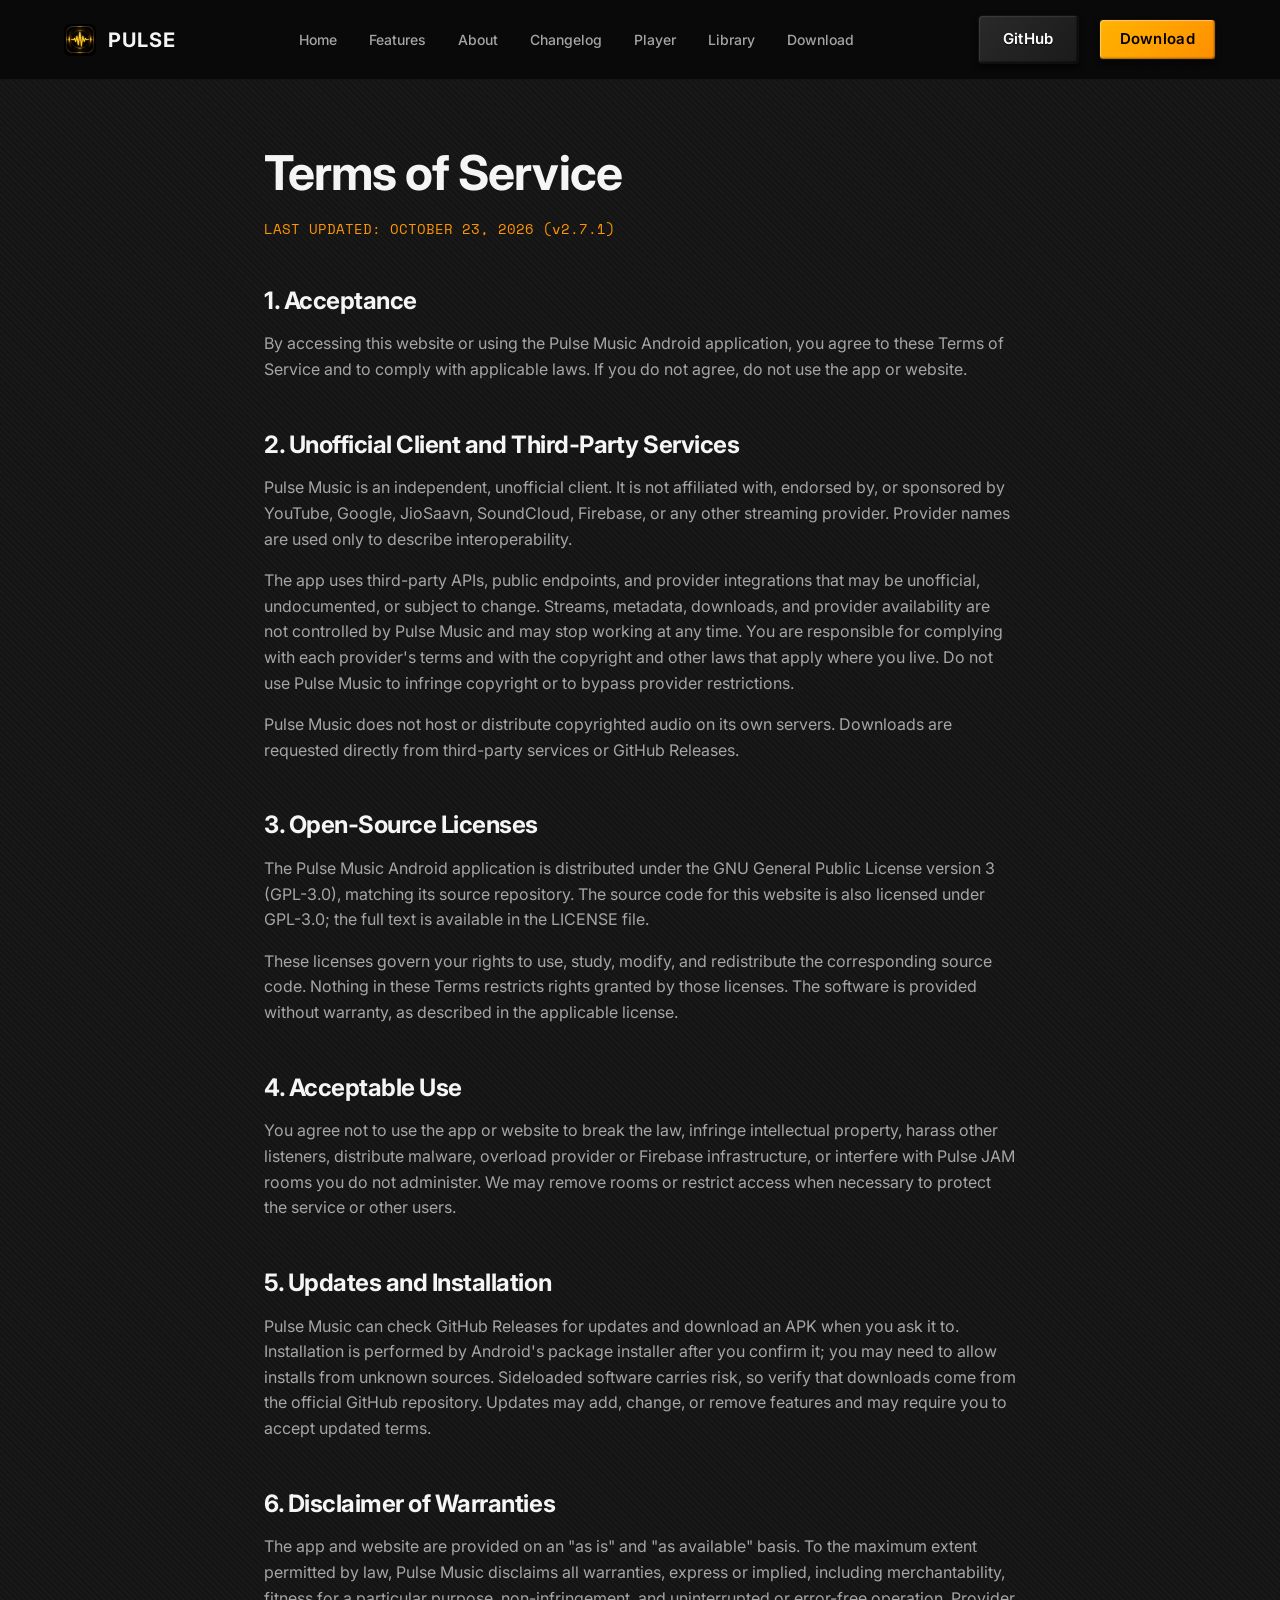
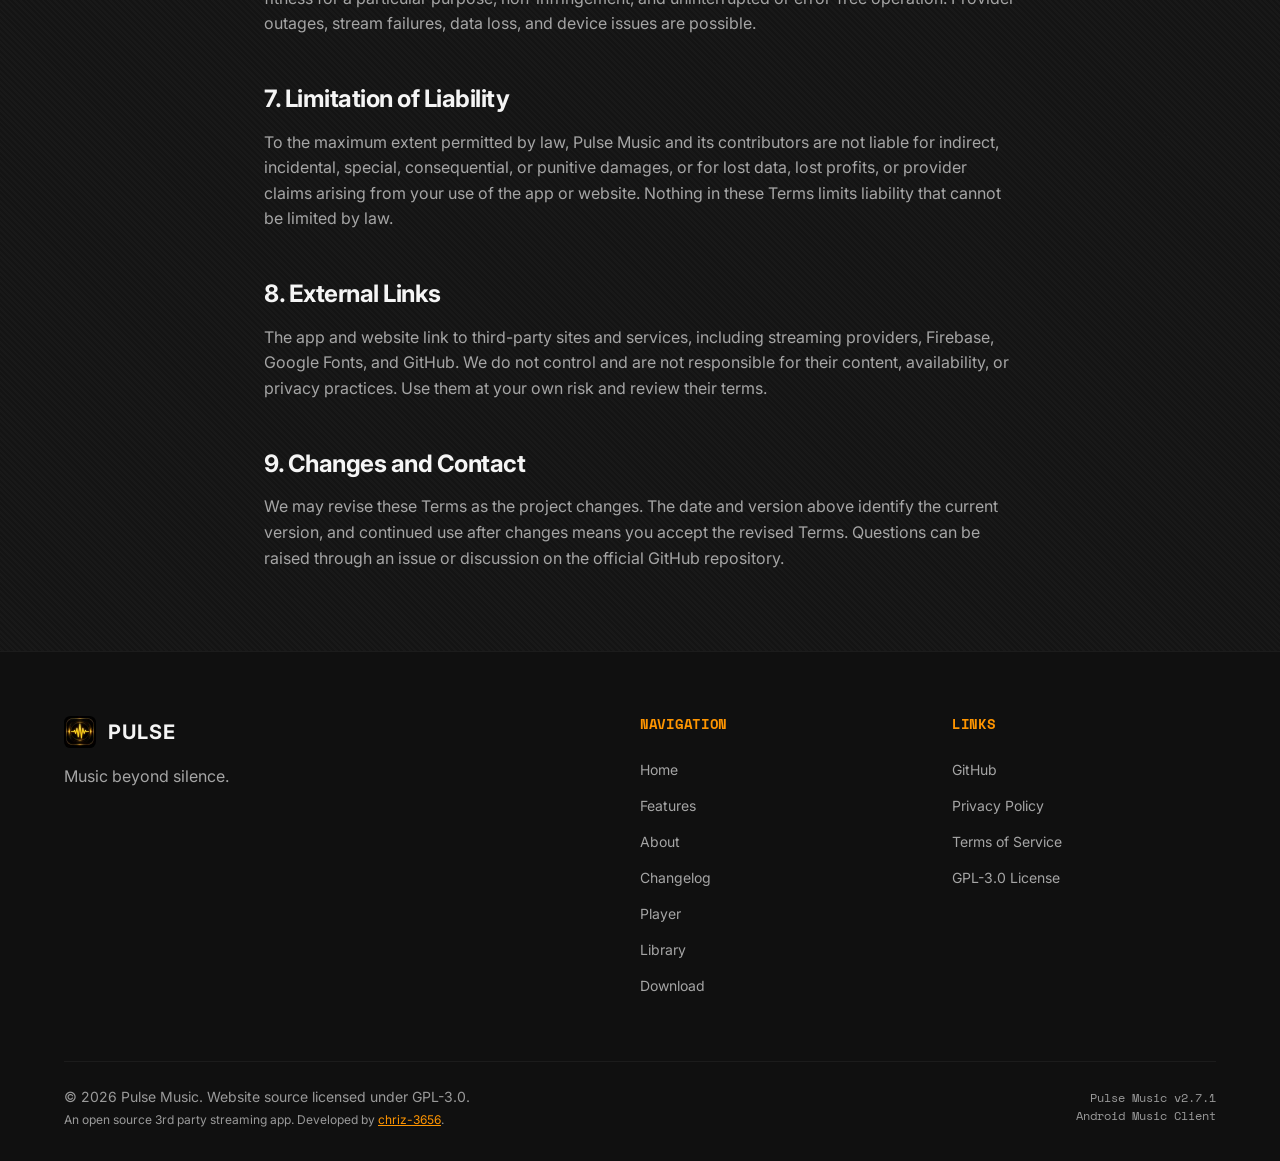
<file: terms/index.html>
<!DOCTYPE html>
<html lang="en">
<head>
  <meta charset="UTF-8">
  <meta name="viewport" content="width=device-width, initial-scale=1.0, maximum-scale=5.0">
  <title>Terms of Service — Pulse Music</title>
  <meta name="description" content="Terms for the Pulse Music Android app and website, including third-party streaming providers, unofficial APIs, updates, and GPL-3.0 website licensing.">
  <meta name="theme-color" content="#080808">
  <meta name="google-site-verification" content="JyQ0RfcWv91lmKpfq5ZWkhb3wTgpCK6mlrlQBF23X3k" />
  <meta name="robots" content="index, follow">
  <link rel="canonical" href="https://pulseapp-music.vercel.app/terms/">

  <!-- Open Graph / Twitter -->
  <meta property="og:title" content="Terms of Service — Pulse Music">
  <meta property="og:description" content="Terms for the Pulse Music app and website, including third-party providers, unofficial APIs, updates, and licensing.">
  <meta property="og:type" content="website">
  <meta property="og:url" content="https://pulseapp-music.vercel.app/terms/">
  <meta property="og:image" content="https://pulseapp-music.vercel.app/assets/og-image.png">
  <meta property="og:image:width" content="1200">
  <meta property="og:image:height" content="630">
  <meta property="og:image:alt" content="Pulse Music — Music beyond silence.">
  <meta property="og:site_name" content="Pulse Music">
  <meta name="twitter:card" content="summary_large_image">
  <meta name="twitter:title" content="Terms of Service — Pulse Music">
  <meta name="twitter:description" content="Terms for the Pulse Music app and website, including third-party providers, unofficial APIs, updates, and licensing.">
  <meta name="twitter:image" content="https://pulseapp-music.vercel.app/assets/og-image.png">
  <meta name="twitter:image:alt" content="Pulse Music — Music beyond silence.">

  <link rel="preconnect" href="https://fonts.googleapis.com">
  <link rel="preconnect" href="https://fonts.gstatic.com" crossorigin>
  <link href="https://fonts.googleapis.com/css2?family=Inter:wght@400;500;600;700&family=Space+Mono:wght@400;700&display=swap" rel="stylesheet">

  <link rel="stylesheet" href="../css/style.css">

  <link rel="icon" type="image/svg+xml" href="data:image/svg+xml,<svg xmlns='http://www.w3.org/2000/svg' viewBox='0 0 100 100'><rect width='100' height='100' rx='20' fill='%23FFB300'/><path d='M20 50h15l10-25 15 50 10-25h10' stroke='%23080808' stroke-width='8' fill='none' stroke-linecap='round' stroke-linejoin='round'/></svg>">
  <link rel="apple-touch-icon" href="../assets/app_icon-192.png">

  <script>document.documentElement.classList.add('js');</script>

  <script type="application/ld+json">
  {
    "@context": "https://schema.org",
    "@type": "SoftwareApplication",
    "name": "Pulse Music",
    "description": "Open-source Android music player with multi-source streaming, offline playback, and Pulse JAM synchronized listening rooms.",
    "applicationCategory": "MultimediaApplication",
    "operatingSystem": "Android",
    "softwareVersion": "2.7.1",
    "offers": { "@type": "Offer", "price": "0", "priceCurrency": "USD" },
    "downloadUrl": "https://github.com/chriz-3656/Pulse-Music/releases/latest",
    "url": "https://pulseapp-music.vercel.app/"
  }
  </script>

  <style>
    .legal-content {
      padding-top: calc(var(--nav-height) + 64px);
      padding-bottom: 64px;
      min-height: 80vh;
    }
    .legal-container {
      max-width: 800px;
      margin: 0 auto;
      padding: 0 24px;
    }
    .legal-content h1 {
      font-size: clamp(2rem, 4vw, 3rem);
      margin-bottom: 16px;
    }
    .legal-content .last-updated {
      font-family: var(--font-mono);
      color: var(--amber);
      font-size: 0.875rem;
      margin-bottom: 48px;
      display: block;
    }
    .legal-content h2 {
      font-size: 1.5rem;
      margin-top: 48px;
      margin-bottom: 16px;
      color: var(--text);
    }
    .legal-content p {
      color: var(--text-secondary);
      margin-bottom: 16px;
      line-height: 1.6;
    }
  </style>
</head>
<body>

  <a class="skip-link" href="#main-content">Skip to content</a>

  <!-- Navigation -->
  <header>
    <div class="container nav-container">
      <a href="../" class="logo-link" aria-label="Pulse Music home">
        <picture>
          <source type="image/webp" srcset="../assets/app_icon-64.webp 64w, ../assets/app_icon-192.webp 192w" sizes="32px">
          <img src="../assets/app_icon-64.png" alt="" class="logo-icon" width="32" height="32" decoding="async" style="border-radius: 20%; object-fit: cover;">
        </picture>
        PULSE
      </a>
      
      <nav class="nav-links">
        <a href="../">Home</a>
        <a href="../#features">Features</a>
        <a href="../about/">About</a>
        <a href="../changelog/">Changelog</a>
        <a href="../#player">Player</a>
        <a href="../#library">Library</a>
        <a href="../#download">Download</a>
      </nav>
      
      <div class="nav-actions">
        <a href="https://github.com/chriz-3656/Pulse-Music" class="btn btn-secondary" id="nav-github-btn">GitHub</a>
        <a href="../#download" class="btn btn-primary btn-download">Download</a>
      </div>
      
      <button class="hamburger" type="button" aria-label="Toggle menu" aria-expanded="false" aria-controls="mobile-nav">
        <span></span>
        <span></span>
        <span></span>
      </button>
    </div>
  </header>

  <!-- Mobile Nav -->
  <nav class="mobile-nav" id="mobile-nav" aria-label="Mobile navigation" aria-hidden="true" inert>
    <a href="../" class="mobile-link">Home</a>
    <a href="../#features" class="mobile-link">Features</a>
    <a href="../about/" class="mobile-link">About</a>
    <a href="../changelog/" class="mobile-link">Changelog</a>
    <a href="../#player" class="mobile-link">Player</a>
    <a href="../#library" class="mobile-link">Library</a>
    <a href="../#download" class="mobile-link btn btn-primary">Download</a>
    <a href="https://github.com/chriz-3656/Pulse-Music" class="mobile-link btn btn-secondary" id="mobile-github-btn">GitHub</a>
  </nav>

  <main class="legal-content" id="main-content">
    <div class="legal-container reveal">
      <h1>Terms of Service</h1>
      <span class="last-updated">LAST UPDATED: OCTOBER 23, 2026 (v2.7.1)</span>

      <h2>1. Acceptance</h2>
      <p>By accessing this website or using the Pulse Music Android application, you agree to these Terms of Service and to comply with applicable laws. If you do not agree, do not use the app or website.</p>

      <h2>2. Unofficial Client and Third-Party Services</h2>
      <p>Pulse Music is an independent, unofficial client. It is not affiliated with, endorsed by, or sponsored by YouTube, Google, JioSaavn, SoundCloud, Firebase, or any other streaming provider. Provider names are used only to describe interoperability.</p>
      <p>The app uses third-party APIs, public endpoints, and provider integrations that may be unofficial, undocumented, or subject to change. Streams, metadata, downloads, and provider availability are not controlled by Pulse Music and may stop working at any time. You are responsible for complying with each provider's terms and with the copyright and other laws that apply where you live. Do not use Pulse Music to infringe copyright or to bypass provider restrictions.</p>
      <p>Pulse Music does not host or distribute copyrighted audio on its own servers. Downloads are requested directly from third-party services or GitHub Releases.</p>

      <h2>3. Open-Source Licenses</h2>
      <p>The Pulse Music Android application is distributed under the GNU General Public License version 3 (GPL-3.0), matching its source repository. The source code for this website is also licensed under GPL-3.0; the full text is available in the <a href="../LICENSE.txt">LICENSE file</a>.</p>
      <p>These licenses govern your rights to use, study, modify, and redistribute the corresponding source code. Nothing in these Terms restricts rights granted by those licenses. The software is provided without warranty, as described in the applicable license.</p>

      <h2>4. Acceptable Use</h2>
      <p>You agree not to use the app or website to break the law, infringe intellectual property, harass other listeners, distribute malware, overload provider or Firebase infrastructure, or interfere with Pulse JAM rooms you do not administer. We may remove rooms or restrict access when necessary to protect the service or other users.</p>

      <h2>5. Updates and Installation</h2>
      <p>Pulse Music can check GitHub Releases for updates and download an APK when you ask it to. Installation is performed by Android's package installer after you confirm it; you may need to allow installs from unknown sources. Sideloaded software carries risk, so verify that downloads come from the official <a href="https://github.com/chriz-3656/Pulse-Music" target="_blank" rel="noopener noreferrer">GitHub repository</a>. Updates may add, change, or remove features and may require you to accept updated terms.</p>

      <h2>6. Disclaimer of Warranties</h2>
      <p>The app and website are provided on an "as is" and "as available" basis. To the maximum extent permitted by law, Pulse Music disclaims all warranties, express or implied, including merchantability, fitness for a particular purpose, non-infringement, and uninterrupted or error-free operation. Provider outages, stream failures, data loss, and device issues are possible.</p>

      <h2>7. Limitation of Liability</h2>
      <p>To the maximum extent permitted by law, Pulse Music and its contributors are not liable for indirect, incidental, special, consequential, or punitive damages, or for lost data, lost profits, or provider claims arising from your use of the app or website. Nothing in these Terms limits liability that cannot be limited by law.</p>

      <h2>8. External Links</h2>
      <p>The app and website link to third-party sites and services, including streaming providers, Firebase, Google Fonts, and GitHub. We do not control and are not responsible for their content, availability, or privacy practices. Use them at your own risk and review their terms.</p>

      <h2>9. Changes and Contact</h2>
      <p>We may revise these Terms as the project changes. The date and version above identify the current version, and continued use after changes means you accept the revised Terms. Questions can be raised through an issue or discussion on the official <a href="https://github.com/chriz-3656/Pulse-Music" target="_blank" rel="noopener noreferrer">GitHub repository</a>.</p>
    </div>
  </main>

  <!-- Footer -->
  <footer>
    <div class="container">
      <div class="footer-grid">
        <div class="footer-brand">
          <a href="../" class="logo-link" aria-label="Pulse Music home">
            <picture>
              <source type="image/webp" srcset="../assets/app_icon-64.webp 64w, ../assets/app_icon-192.webp 192w" sizes="32px">
              <img src="../assets/app_icon-64.png" alt="" class="logo-icon" width="32" height="32" decoding="async" style="border-radius: 20%; object-fit: cover;">
            </picture>
            PULSE
          </a>
          <p>Music beyond silence.</p>
        </div>
        <div class="footer-links">
          <h5>NAVIGATION</h5>
          <ul>
            <li><a href="../">Home</a></li>
            <li><a href="../#features">Features</a></li>
            <li><a href="../about/">About</a></li>
            <li><a href="../changelog/">Changelog</a></li>
            <li><a href="../#player">Player</a></li>
            <li><a href="../#library">Library</a></li>
            <li><a href="../#download">Download</a></li>
          </ul>
        </div>
        <div class="footer-links">
          <h5>LINKS</h5>
          <ul>
            <li><a href="https://github.com/chriz-3656/Pulse-Music" id="footer-github-link">GitHub</a></li>
            <li><a href="../privacy/">Privacy Policy</a></li>
            <li><a href="../terms/" aria-current="page">Terms of Service</a></li>
            <li><a href="../LICENSE.txt">GPL-3.0 License</a></li>
          </ul>
        </div>
      </div>
      
      <div class="footer-bottom">
        <div>
          &copy; <span id="current-year"></span> Pulse Music. Website source licensed under GPL-3.0.<br>
          <span style="color:var(--text-muted); font-size: 0.75rem; margin-top: 4px; display: inline-block;">
            An open source 3rd party streaming app. Developed by <a href="https://github.com/chriz-3656" target="_blank" rel="noopener noreferrer" style="color:var(--amber); text-decoration:underline;">chriz-3656</a>.
          </span>
        </div>
        <div class="footer-tech">
          Pulse Music <span class="app-version">v2.7.1</span><br>
          Android Music Client
        </div>
      </div>
    </div>
  </footer>

  <script src="../js/main.js"></script>
</body>
</html>
</file>
<file: css/style.css>
:root {
  /* Colors */
  --bg: #080808;
  --bg-secondary: #101010;
  --surface: #151515;
  --surface-2: #1b1b1b;
  --surface-light: #222222;

  --amber: #FFB300;
  --amber-bright: #FFC107;
  --amber-dark: #B87900;

  --text: #F5F5F5;
  --text-secondary: #A5A5A5;
  --text-muted: #9A9A9A;

  --border: rgba(255, 179, 0, 0.18);
  --border-subtle: rgba(255, 255, 255, 0.05);

  --lcd-cyan: #00D9FF;
  --vu-green: #7CFF5B;
  --vu-red: #FF4D4D;

  /* Typography */
  --font-sans: 'Inter', -apple-system, BlinkMacSystemFont, 'Segoe UI', Roboto, Helvetica, Arial, sans-serif;
  --font-mono: 'Space Mono', 'Courier New', Courier, monospace;

  /* Sizing & Spacing */
  --container-width: 1200px;
  --nav-height: 80px;
  --radius-sm: 8px;
  --radius-md: 16px;
  --radius-lg: 24px;
  --radius-full: 9999px;

  /* Transitions */
  --transition-fast: 150ms ease;
  --transition-normal: 300ms ease;
  --transition-slow: 500ms cubic-bezier(0.4, 0, 0.2, 1);
}

/* Reset */
*, *::before, *::after {
  box-sizing: border-box;
  margin: 0;
  padding: 0;
}

html {
  scroll-behavior: smooth;
  scroll-padding-top: calc(var(--nav-height) + 16px);
  font-size: 16px;
}

body {
  font-family: var(--font-sans);
  background-color: var(--bg);
  color: var(--text);
  line-height: 1.5;
  overflow-x: hidden;
  -webkit-font-smoothing: antialiased;
  -moz-osx-font-smoothing: grayscale;
}

a {
  text-decoration: none;
  color: inherit;
  transition: color var(--transition-fast);
}

a:focus-visible, button:focus-visible {
  outline: 2px solid var(--amber);
  outline-offset: 2px;
}

.skip-link {
  position: fixed;
  top: 12px;
  left: 16px;
  z-index: 1000;
  padding: 12px 20px;
  background: var(--amber);
  color: #080808;
  font-weight: 700;
  border-radius: 4px;
  transform: translateY(-160%);
  transition: transform var(--transition-fast);
}

.skip-link:focus,
.skip-link:focus-visible {
  transform: translateY(0);
  outline: 2px solid #fff;
  outline-offset: 3px;
}

ul {
  list-style: none;
}

button {
  background: none;
  border: none;
  cursor: pointer;
  font-family: inherit;
  color: inherit;
}

img, svg {
  display: block;
  max-width: 100%;
}

/* Typography Utilities */
h1, h2, h3, h4, h5, h6 {
  font-weight: 700;
  line-height: 1.2;
  letter-spacing: -0.02em;
}

.mono {
  font-family: var(--font-mono);
  text-transform: uppercase;
  letter-spacing: 0.05em;
}

.text-amber {
  color: var(--amber);
}

.text-secondary {
  color: var(--text-secondary);
}

.text-muted {
  color: var(--text-muted);
}

/* Layout */
.container {
  max-width: var(--container-width);
  margin: 0 auto;
  padding: 0 24px;
}

section {
  padding: 120px 0;
  position: relative;
}

/* Buttons */
.btn {
  display: inline-flex;
  align-items: center;
  justify-content: center;
  padding: 12px 24px;
  font-weight: 600;
  border-radius: var(--radius-full);
  transition: all var(--transition-fast);
  font-size: 0.9375rem;
  letter-spacing: 0.02em;
}

.btn-primary {
  background-color: var(--amber);
  color: var(--bg);
  border: 1px solid var(--amber-bright);
}

.btn-primary:hover {
  background-color: var(--amber-bright);
  transform: translateY(-2px);
  box-shadow: 0 4px 12px rgba(255, 179, 0, 0.2);
}

.btn-secondary {
  background-color: transparent;
  color: var(--text);
  border: 1px solid var(--border);
}

.btn-secondary:hover {
  border-color: var(--amber);
  color: var(--amber);
  background-color: rgba(255, 179, 0, 0.05);
}

/* Header & Nav */
header {
  position: fixed;
  top: 0;
  left: 0;
  width: 100%;
  height: var(--nav-height);
  background-color: rgba(8, 8, 8, 0.85);
  backdrop-filter: blur(12px);
  -webkit-backdrop-filter: blur(12px);
  border-bottom: 1px solid var(--border-subtle);
  z-index: 100;
  display: flex;
  align-items: center;
}

.nav-container {
  display: flex;
  justify-content: space-between;
  align-items: center;
  width: 100%;
}

.logo-link {
  display: flex;
  align-items: center;
  gap: 12px;
  font-weight: 700;
  font-size: 1.25rem;
  letter-spacing: 0.05em;
}

.logo-link picture {
  display: flex;
}

.logo-icon {
  width: 32px;
  height: 32px;
  color: var(--amber);
}

.nav-links {
  display: flex;
  gap: 32px;
}

.nav-links a {
  font-size: 0.875rem;
  font-weight: 500;
  color: var(--text-secondary);
}

.nav-links a:hover, .nav-links a.active {
  color: var(--amber);
}

.nav-actions {
  display: flex;
  align-items: center;
  gap: 20px;
}

.nav-actions .btn-download {
  padding: 8px 20px;
}

.hamburger {
  display: none;
  flex-direction: column;
  gap: 6px;
  width: 30px;
  z-index: 101;
}

.hamburger span {
  display: block;
  width: 100%;
  height: 2px;
  background-color: var(--text);
  transition: var(--transition-fast);
}

/* Mobile Nav */
.mobile-nav {
  position: fixed;
  top: 0;
  left: 0;
  width: 100%;
  height: 100vh;
  background-color: var(--bg);
  z-index: 99;
  display: flex;
  flex-direction: column;
  justify-content: center;
  align-items: center;
  gap: 32px;
  transform: translateY(-100%);
  visibility: hidden;
  pointer-events: none;
  transition: transform var(--transition-normal), visibility 0s linear 300ms;
  padding: 24px;
}

.mobile-nav.is-open {
  transform: translateY(0);
  visibility: visible;
  pointer-events: auto;
  transition: transform var(--transition-normal), visibility 0s linear 0s;
}

.mobile-nav a {
  font-size: 1.5rem;
  font-weight: 600;
}

/* Hero Section */
.hero {
  min-height: 100vh;
  display: flex;
  align-items: center;
  padding-top: var(--nav-height);
  position: relative;
  overflow: hidden;
}

.hero-bg {
  position: absolute;
  top: 0;
  left: 0;
  width: 100%;
  height: 100%;
  opacity: 0.03;
  background-image: 
    linear-gradient(var(--border) 1px, transparent 1px),
    linear-gradient(90deg, var(--border) 1px, transparent 1px);
  background-size: 40px 40px;
  z-index: -1;
}

.hero-content {
  display: grid;
  grid-template-columns: 1fr 1fr;
  gap: 64px;
  align-items: center;
}

.tech-label {
  display: inline-block;
  font-size: 0.75rem;
  color: var(--amber);
  border: 1px solid var(--border);
  padding: 4px 12px;
  border-radius: 4px;
  margin-bottom: 24px;
  background: rgba(255, 179, 0, 0.05);
}

.hero-title {
  font-size: clamp(3rem, 5vw, 4.5rem);
  margin-bottom: 24px;
}

.hero-subtitle {
  font-size: 1.125rem;
  color: var(--text-secondary);
  margin-bottom: 40px;
  max-width: 480px;
}

.hero-actions {
  display: flex;
  gap: 16px;
  margin-bottom: 48px;
}

.hero-metadata {
  display: flex;
  gap: 24px;
  font-size: 0.75rem;
  color: var(--text-muted);
}

.metadata-item {
  display: flex;
  align-items: center;
  gap: 8px;
}
.metadata-item::before {
  content: '';
  display: block;
  width: 4px;
  height: 4px;
  background-color: var(--amber);
  border-radius: 50%;
}

/* Phone Mockup (CSS) */
.phone-mockup-wrapper {
  position: relative;
  perspective: 1000px;
  display: flex;
  justify-content: center;
}

.phone-glow {
  position: absolute;
  top: 50%;
  left: 50%;
  transform: translate(-50%, -50%);
  width: 300px;
  height: 600px;
  background: var(--amber);
  filter: blur(120px);
  opacity: 0.15;
  z-index: 0;
}

.phone-mockup {
  width: 320px;
  height: 650px;
  background-color: var(--bg-secondary);
  border: 8px solid var(--surface-light);
  border-radius: 40px;
  position: relative;
  z-index: 1;
  box-shadow: 
    0 24px 48px rgba(0,0,0,0.5),
    inset 0 0 0 2px rgba(255,255,255,0.05);
  overflow: hidden;
  display: flex;
  flex-direction: column;
}

/* Pulse App UI inside Mockup */
.mockup-ui {
  flex: 1;
  background: var(--bg);
  display: flex;
  flex-direction: column;
  padding: 24px 20px;
}

.mockup-header {
  display: flex;
  justify-content: space-between;
  margin-bottom: 24px;
}
.mockup-icon { width: 24px; height: 24px; color: var(--text-secondary); }

.mockup-art {
  width: 100%;
  aspect-ratio: 1;
  background: linear-gradient(135deg, var(--surface-2), var(--surface-light));
  border-radius: var(--radius-md);
  margin-bottom: 32px;
  box-shadow: 0 12px 24px rgba(0,0,0,0.4);
  position: relative;
  overflow: hidden;
}
.mockup-art::after {
  content: '';
  position: absolute;
  top: 0; left: 0; right: 0; bottom: 0;
  box-shadow: inset 0 0 0 1px rgba(255,255,255,0.05);
  border-radius: var(--radius-md);
}

.mockup-info { text-align: center; margin-bottom: 24px; }
.mockup-title { font-size: 1.25rem; font-weight: 700; margin-bottom: 4px; }
.mockup-artist { font-size: 0.875rem; color: var(--amber); }

.mockup-progress { margin-bottom: 32px; }
.progress-bar {
  height: 4px;
  background: var(--surface-2);
  border-radius: 2px;
  position: relative;
  margin-bottom: 8px;
}
.progress-fill {
  position: absolute;
  top: 0; left: 0; height: 100%;
  background: var(--amber);
  width: 45%;
  border-radius: 2px;
  box-shadow: 0 0 8px rgba(255, 179, 0, 0.4);
}
.progress-fill::after {
  content: '';
  position: absolute;
  right: -4px; top: -4px;
  width: 12px; height: 12px;
  background: var(--text);
  border-radius: 50%;
}
.progress-times {
  display: flex;
  justify-content: space-between;
  font-size: 0.625rem;
  color: var(--text-muted);
  font-family: var(--font-mono);
}

.mockup-controls {
  display: flex;
  justify-content: center;
  align-items: center;
  gap: 24px;
}
.control-btn { color: var(--text); }
.control-btn.play {
  width: 56px; height: 56px;
  background: var(--amber);
  color: var(--bg);
  border-radius: 50%;
  display: flex; align-items: center; justify-content: center;
}

/* Sections Global */
.section-header {
  text-align: center;
  margin-bottom: 64px;
}
.section-subtitle {
  font-family: var(--font-mono);
  color: var(--amber);
  font-size: 0.875rem;
  margin-bottom: 16px;
  display: block;
}
.section-title {
  font-size: clamp(2rem, 3vw, 2.5rem);
  text-transform: uppercase;
  letter-spacing: 0.05em;
  margin-bottom: 24px;
}
.section-desc {
  color: var(--text-secondary);
  max-width: 600px;
  margin: 0 auto;
}

/* Showcase Section */
.showcase-grid {
  display: grid;
  grid-template-columns: repeat(4, 1fr);
  gap: 24px;
}
.showcase-card {
  background: var(--surface);
  border: 1px solid var(--surface-light);
  border-radius: var(--radius-md);
  padding: 16px;
  aspect-ratio: 9/16;
  position: relative;
  overflow: hidden;
  transition: transform var(--transition-normal);
}
.showcase-card:hover {
  transform: translateY(-8px);
  border-color: var(--border);
}
.showcase-card.image-card {
  padding: 0;
}
.showcase-card picture {
  display: block;
  width: 100%;
  height: 100%;
}
.showcase-label {
  position: absolute;
  bottom: 16px; left: 16px;
  background: rgba(0,0,0,0.8);
  padding: 4px 12px;
  border-radius: 4px;
  font-family: var(--font-mono);
  font-size: 0.75rem;
  border: 1px solid var(--border-subtle);
}

/* Providers */
.provider-grid {
  display: grid;
  grid-template-columns: repeat(2, 1fr);
  gap: 24px;
}
.provider-card {
  background: var(--surface);
  border: 1px solid var(--surface-light);
  border-radius: var(--radius-sm);
  padding: 24px;
  display: flex;
  justify-content: space-between;
  align-items: center;
  position: relative;
}
.provider-card::before {
  content: '';
  position: absolute;
  left: 0; top: 0; bottom: 0;
  width: 2px;
  background: var(--amber);
  opacity: 0;
  transition: var(--transition-fast);
}
.provider-card:hover::before { opacity: 1; }
.provider-info h3 { font-size: 1.25rem; margin-bottom: 4px; }
.provider-info p { color: var(--text-muted); font-size: 0.875rem; }
.provider-status {
  display: flex;
  align-items: center;
  gap: 8px;
  font-family: var(--font-mono);
  font-size: 0.75rem;
  color: var(--vu-green);
}
.provider-status::before {
  content: ''; width: 8px; height: 8px;
  background: var(--vu-green);
  border-radius: 50%;
  box-shadow: 0 0 8px var(--vu-green);
}

/* Player Section */
.player-section {
  display: grid;
  grid-template-columns: 1fr 1fr;
  gap: 64px;
  align-items: center;
}
.player-features {
  display: flex;
  flex-direction: column;
  gap: 24px;
}
.player-feature-item {
  display: flex;
  gap: 16px;
}
.pfi-icon {
  color: var(--amber);
  flex-shrink: 0;
}
.pfi-content h4 { margin-bottom: 4px; }
.pfi-content p { color: var(--text-secondary); font-size: 0.875rem; }

/* Library Section */
.library-grid {
  display: grid;
  grid-template-columns: repeat(3, 1fr);
  gap: 24px;
}
.library-card {
  background: var(--surface);
  border: 1px solid var(--border-subtle);
  border-radius: var(--radius-sm);
  padding: 32px 24px;
  text-align: center;
}
.library-card-icon {
  margin: 0 auto 24px;
  width: 48px; height: 48px;
  color: var(--amber);
}
.library-card h3 { margin-bottom: 8px; font-size: 1.125rem; }
.library-card p { color: var(--text-secondary); font-size: 0.875rem; margin-bottom: 24px; }
.lib-status {
  display: inline-block;
  background: var(--bg-secondary);
  padding: 4px 12px;
  border-radius: 4px;
  font-family: var(--font-mono);
  font-size: 0.75rem;
  border: 1px solid var(--surface-light);
  color: var(--text-muted);
}

/* Feature Grid */
.features-grid {
  display: grid;
  grid-template-columns: repeat(auto-fit, minmax(250px, 1fr));
  gap: 32px;
}
.feature-item {
  padding: 24px;
  background: linear-gradient(180deg, var(--surface) 0%, transparent 100%);
  border-top: 1px solid var(--surface-light);
}
.feature-icon {
  width: 32px; height: 32px;
  color: var(--amber);
  margin-bottom: 20px;
}
.feature-item h4 { margin-bottom: 8px; font-size: 1.125rem; }
.feature-item p { color: var(--text-secondary); font-size: 0.9375rem; }

/* Hi-Fi Analog Section */
.hifi-panel {
  background: #111;
  border: 2px solid #333;
  border-radius: 8px;
  padding: 40px;
  box-shadow: 
    inset 0 4px 0 rgba(255,255,255,0.1),
    inset 0 -4px 0 rgba(0,0,0,0.5),
    0 24px 48px rgba(0,0,0,0.8);
  position: relative;
}
.hifi-panel::before, .hifi-panel::after {
  content: '';
  position: absolute;
  width: 12px; height: 12px;
  background: #000;
  border-radius: 50%;
  top: 16px;
  box-shadow: inset 0 -1px 0 rgba(255,255,255,0.2);
}
.hifi-panel::before { left: 16px; }
.hifi-panel::after { right: 16px; }

.hifi-grid {
  display: grid;
  grid-template-columns: 2fr 1fr;
  gap: 48px;
}
.hifi-controls {
  display: flex;
  flex-direction: column;
  gap: 24px;
}
.hifi-slider-group {
  display: flex;
  align-items: center;
  gap: 16px;
}
.hifi-label {
  font-family: var(--font-mono);
  font-size: 0.75rem;
  width: 80px;
  color: var(--text-muted);
}
.hifi-slider {
  flex: 1;
  height: 4px;
  background: #222;
  position: relative;
}
.hifi-slider-fill {
  position: absolute;
  left: 0; top: 0; height: 100%;
  background: var(--amber);
}
.hifi-slider-knob {
  position: absolute;
  top: 50%; transform: translate(-50%, -50%);
  width: 16px; height: 32px;
  background: linear-gradient(90deg, #444, #222);
  border: 1px solid #111;
  border-radius: 2px;
}
.hifi-display {
  background: #050505;
  border: 4px solid #222;
  border-radius: 4px;
  padding: 16px;
  box-shadow: inset 0 0 20px rgba(0,0,0,1);
}
.vu-meter-container {
  display: flex;
  flex-direction: column;
  gap: 12px;
}
.vu-meter {
  display: flex;
  gap: 4px;
  align-items: flex-end;
  height: 40px;
}
.vu-bar {
  flex: 1;
  background: #111;
  transition: height 0.1s;
}
.vu-bar.active { background: var(--vu-green); box-shadow: 0 0 8px var(--vu-green); }
.vu-bar.active.warning { background: var(--amber); box-shadow: 0 0 8px var(--amber); }
.vu-bar.active.danger { background: var(--vu-red); box-shadow: 0 0 8px var(--vu-red); }

/* Tech Section */
.tech-grid {
  display: flex;
  flex-wrap: wrap;
  gap: 24px;
  justify-content: center;
}
.tech-item {
  border: 1px solid var(--border-subtle);
  padding: 16px 24px;
  border-radius: 4px;
  font-family: var(--font-mono);
  font-size: 0.875rem;
  display: flex;
  flex-direction: column;
  gap: 8px;
  align-items: center;
}
.tech-item span:first-child { color: var(--text-muted); font-size: 0.625rem; }
.tech-item span:last-child { color: var(--text); }

/* Download */
.download-section {
  text-align: center;
  background: linear-gradient(180deg, transparent, rgba(255,179,0,0.05));
  border-top: 1px solid var(--border-subtle);
}
.download-actions {
  display: flex;
  gap: 16px;
  justify-content: center;
  margin-top: 32px;
}

/* Footer */
footer {
  border-top: 1px solid var(--border-subtle);
  padding: 64px 0 32px;
  background: var(--bg-secondary);
}
.footer-grid {
  display: grid;
  grid-template-columns: 2fr 1fr 1fr;
  gap: 48px;
  margin-bottom: 64px;
}
.footer-brand p {
  color: var(--text-secondary);
  margin-top: 16px;
}
.footer-links h5 {
  font-family: var(--font-mono);
  color: var(--amber);
  margin-bottom: 24px;
  font-size: 0.875rem;
}
.footer-links ul {
  display: flex;
  flex-direction: column;
  gap: 12px;
}
.footer-links a {
  color: var(--text-secondary);
  font-size: 0.875rem;
}
.footer-links a:hover { color: var(--amber); }
.footer-bottom {
  display: flex;
  justify-content: space-between;
  align-items: center;
  padding-top: 24px;
  border-top: 1px solid var(--border-subtle);
  font-size: 0.875rem;
  color: var(--text-muted);
}
.footer-tech {
  font-family: var(--font-mono);
  font-size: 0.75rem;
  text-align: right;
}

/* Utilities / Animations */
/* Only hide reveal content when JavaScript is available to reveal it again. */
.js .reveal {
  opacity: 0;
  transform: translateY(30px);
  transition: opacity 0.8s cubic-bezier(0.16, 1, 0.3, 1), transform 0.8s cubic-bezier(0.16, 1, 0.3, 1);
}
.js .reveal.active {
  opacity: 1;
  transform: translateY(0);
}

/* Media Queries */
@media (max-width: 1024px) {
  .hero-content {
    grid-template-columns: 1fr;
    text-align: center;
    gap: 48px;
  }
  .hero-subtitle { margin: 0 auto 40px; }
  .hero-actions { justify-content: center; }
  .hero-metadata { justify-content: center; }
  
  .player-section { grid-template-columns: 1fr; }
  .player-features { order: -1; }
  
  .hifi-grid { grid-template-columns: 1fr; }
}

@media (max-width: 768px) {
  .nav-links, .nav-actions { display: none; }
  .hamburger { display: flex; }
  
  .showcase-grid { grid-template-columns: repeat(2, 1fr); }
  .provider-grid { grid-template-columns: 1fr; }
  .library-grid { grid-template-columns: 1fr; }
  .footer-grid { grid-template-columns: 1fr; gap: 32px; }
  
  .hero-title { font-size: 2.5rem; }
  section { padding: 80px 0; }
}

@media (max-width: 480px) {
  .showcase-grid { grid-template-columns: 1fr; }
  .download-actions { flex-direction: column; }
  .hero-actions { flex-direction: column; }
  .footer-bottom { flex-direction: column; gap: 16px; text-align: center; }
  .footer-tech { text-align: center; }
}

@media (prefers-reduced-motion: reduce) {
  *, *::before, *::after {
    animation-duration: 0.01ms !important;
    animation-iteration-count: 1 !important;
    transition-duration: 0.01ms !important;
    scroll-behavior: auto !important;
  }

  .js .reveal {
    opacity: 1;
    transform: none;
  }
}

/* Developer Section */
.developer-card {
  display: flex;
  background: var(--surface);
  border: 1px solid var(--surface-light);
  border-radius: 16px;
  padding: 32px;
  gap: 32px;
  align-items: center;
  max-width: 800px;
  margin: 0 auto;
}

.dev-avatar-wrapper {
  flex-shrink: 0;
}

.dev-avatar {
  width: 150px;
  height: 150px;
  border-radius: 50%;
  border: 2px solid var(--amber);
  object-fit: cover;
  box-shadow: 0 0 20px rgba(255, 179, 0, 0.2);
}

.dev-info h3 {
  font-size: 1.8rem;
  margin-bottom: 8px;
}

.dev-bio {
  color: var(--text-secondary);
  margin-bottom: 24px;
  line-height: 1.6;
}

.dev-stats {
  display: flex;
  gap: 24px;
  margin-bottom: 24px;
  font-size: 0.9rem;
}

.dev-stat span {
  color: var(--amber);
  font-weight: bold;
  font-size: 1.2rem;
  display: block;
}

@media (max-width: 768px) {
  .developer-card {
    flex-direction: column;
    text-align: center;
  }
  
  .dev-stats {
    justify-content: center;
  }
}


/* SKEUOMORPHIC UI OVERRIDES */
:root {
  --amber: #FF9500;
  --bg: #141414;
  --metal-gradient: linear-gradient(135deg, #2a2a2a 0%, #1a1a1a 100%);
  --metal-shadow: inset 1px 1px 1px rgba(255,255,255,0.1), inset -1px -1px 2px rgba(0,0,0,0.8), 0 4px 6px rgba(0,0,0,0.5);
  --lcd-cyan: #00F0FF;
}

/* Colorway Themes */
[data-theme="cyan"] {
  --amber: #00D9FF !important;
  --amber-bright: #44EBFF !important;
  --amber-dark: #0093AD !important;
  --border: rgba(0, 217, 255, 0.28) !important;
  --metal-gradient: linear-gradient(135deg, #1c272e 0%, #111a20 100%) !important;
}

[data-theme="cyan"] .btn-primary {
  background: linear-gradient(135deg, #00D9FF 0%, #0088A3 100%) !important;
  color: #000 !important;
}

[data-theme="green"] {
  --amber: #7CFF5B !important;
  --amber-bright: #A0FF85 !important;
  --amber-dark: #43A627 !important;
  --border: rgba(124, 255, 91, 0.28) !important;
  --metal-gradient: linear-gradient(135deg, #182618 0%, #0f1a0f 100%) !important;
}

[data-theme="green"] .btn-primary {
  background: linear-gradient(135deg, #7CFF5B 0%, #3F9B24 100%) !important;
  color: #000 !important;
}

/* Deck Colorway Selector */
.deck-selector {
  display: inline-flex;
  align-items: center;
  background: rgba(16, 16, 16, 0.95);
  border: 1px solid var(--border-subtle);
  border-radius: var(--radius-full);
  padding: 3px;
  gap: 3px;
  box-shadow: inset 0 2px 4px rgba(0,0,0,0.6);
}

.deck-chip {
  display: inline-flex;
  align-items: center;
  gap: 6px;
  padding: 5px 10px;
  font-size: 0.72rem;
  font-weight: 700;
  border-radius: var(--radius-full);
  color: var(--text-muted);
  cursor: pointer;
  transition: all var(--transition-fast);
  background: transparent;
  border: 1px solid transparent;
}

.deck-chip:hover {
  color: var(--text);
  background: rgba(255,255,255,0.06);
}

.deck-chip.active {
  color: #fff;
  background: #222;
  border-color: rgba(255,255,255,0.18);
  box-shadow: 0 2px 6px rgba(0,0,0,0.5);
}

.chip-led {
  width: 7px;
  height: 7px;
  border-radius: 50%;
  transition: all var(--transition-fast);
  display: inline-block;
}

.deck-chip.active .chip-led {
  box-shadow: 0 0 8px currentColor;
}

/* Vinyl Turntable Disc */
.vinyl-disc {
  width: 140px;
  height: 140px;
  border-radius: 50%;
  background: radial-gradient(circle, #252525 18%, #141414 20%, #1a1a1a 45%, #101010 65%, #080808 100%);
  border: 2px solid #333;
  box-shadow: inset 0 0 10px rgba(0,0,0,0.8), 0 8px 24px rgba(0,0,0,0.6);
  position: relative;
  display: flex;
  align-items: center;
  justify-content: center;
  margin: 0 auto 24px auto;
  transition: transform 0.6s cubic-bezier(0.2, 0.8, 0.2, 1);
}

.vinyl-disc::before {
  content: '';
  position: absolute;
  width: 44px;
  height: 44px;
  border-radius: 50%;
  background: var(--amber);
  border: 4px solid #111;
  box-shadow: 0 0 12px rgba(255, 179, 0, 0.35);
  transition: background var(--transition-normal);
}

.vinyl-disc::after {
  content: '';
  position: absolute;
  width: 8px;
  height: 8px;
  border-radius: 50%;
  background: #000;
}

.is-playing .vinyl-disc {
  animation: spinVinyl 3.5s linear infinite;
}

@keyframes spinVinyl {
  from { transform: rotate(0deg); }
  to { transform: rotate(360deg); }
}

.control-btn.play {
  cursor: pointer;
  transition: all var(--transition-normal);
}

.control-btn.play:hover {
  transform: scale(1.08);
}

.control-btn.play.active {
  box-shadow: 0 0 30px var(--amber) !important;
}

/* Interactive Teleprompter */
.teleprompter-line {
  padding: 10px 20px;
  border-radius: 12px;
  cursor: pointer;
  transition: all 0.3s ease;
  color: var(--text-muted);
  opacity: 0.75;
}

.teleprompter-line:hover {
  opacity: 0.85;
  color: var(--text);
}

.teleprompter-line.active {
  color: var(--amber);
  opacity: 1;
  transform: scale(1.05);
  background: rgba(255, 179, 0, 0.08);
  border: 1px solid var(--border);
  box-shadow: 0 4px 20px rgba(0,0,0,0.4);
}

/* FAQ Accordion Section */
.faq-container {
  max-width: 850px;
  margin: 0 auto;
  display: flex;
  flex-direction: column;
  gap: 16px;
}

.faq-item {
  background: var(--surface);
  border: 1px solid var(--surface-light);
  border-radius: 14px;
  overflow: hidden;
  transition: border-color var(--transition-normal), box-shadow var(--transition-normal);
}

.faq-item:hover, .faq-item.open {
  border-color: var(--border);
  box-shadow: 0 6px 18px rgba(0,0,0,0.3);
}

.faq-question {
  width: 100%;
  padding: 22px 28px;
  display: flex;
  justify-content: space-between;
  align-items: center;
  font-size: 1.05rem;
  font-weight: 600;
  color: var(--text);
  text-align: left;
  cursor: pointer;
  background: transparent;
  gap: 16px;
}

.faq-toggle {
  font-family: var(--font-mono);
  font-size: 1.3rem;
  color: var(--amber);
  transition: transform var(--transition-normal);
}

.faq-item.open .faq-toggle {
  transform: rotate(45deg);
}

.faq-answer {
  max-height: 0;
  overflow: hidden;
  transition: max-height 0.35s cubic-bezier(0.4, 0, 0.2, 1), padding 0.35s ease;
  padding: 0 28px;
  color: var(--text-secondary);
  line-height: 1.7;
  font-size: 0.95rem;
}

.faq-item.open .faq-answer {
  max-height: 300px;
  padding-bottom: 24px;
}

/* Mobile QR Code Card */
.qr-card {
  background: linear-gradient(145deg, #181818 0%, #121212 100%);
  border: 1px solid var(--border);
  border-radius: 20px;
  padding: 24px;
  display: flex;
  align-items: center;
  gap: 24px;
  max-width: 480px;
  margin: 40px auto 0 auto;
  box-shadow: 0 16px 32px rgba(0,0,0,0.5);
  text-align: left;
}

.qr-code-img {
  width: 110px;
  height: 110px;
  border-radius: 12px;
  border: 1px solid var(--border);
  padding: 6px;
  background: #151515;
  flex-shrink: 0;
}

.qr-info h4 {
  font-size: 1.1rem;
  margin-bottom: 6px;
  color: var(--text);
}

.qr-info p {
  color: var(--text-secondary);
  font-size: 0.85rem;
  line-height: 1.5;
  margin-bottom: 10px;
}

.qr-badge {
  display: inline-block;
  font-family: var(--font-mono);
  font-size: 0.72rem;
  background: rgba(255, 179, 0, 0.12);
  color: var(--amber);
  border: 1px solid var(--border);
  padding: 3px 8px;
  border-radius: 4px;
}

@media (max-width: 600px) {
  .qr-card {
    flex-direction: column;
    text-align: center;
  }
}

body {
  background-image: repeating-linear-gradient(
    45deg,
    rgba(0,0,0,0.02) 0px,
    rgba(0,0,0,0.02) 2px,
    rgba(255,255,255,0.02) 2px,
    rgba(255,255,255,0.02) 4px
  );
}

.btn {
  background: var(--metal-gradient) !important;
  border: 1px solid #111 !important;
  box-shadow: var(--metal-shadow) !important;
  text-shadow: 0 1px 1px rgba(0,0,0,0.8) !important;
  color: #fff !important;
  border-radius: 4px !important;
}

.btn-primary {
  background: linear-gradient(135deg, #FFB300 0%, #FF8F00 100%) !important;
  color: #000 !important;
  text-shadow: none !important;
  box-shadow: inset 1px 1px 1px rgba(255,255,255,0.4), inset -1px -1px 2px rgba(0,0,0,0.4), 0 4px 6px rgba(0,0,0,0.4) !important;
}

.hifi-display {
  background: #001111 !important;
  border: 2px solid #000 !important;
  border-top-color: #222 !important;
  border-left-color: #111 !important;
  border-bottom-color: #333 !important;
  border-right-color: #222 !important;
  border-radius: 4px !important;
  box-shadow: inset 0 0 10px rgba(0,0,0,0.8), 0 0 10px rgba(0, 240, 255, 0.5) !important;
  color: var(--lcd-cyan) !important;
  text-shadow: 0 0 5px var(--lcd-cyan) !important;
}
</file>
